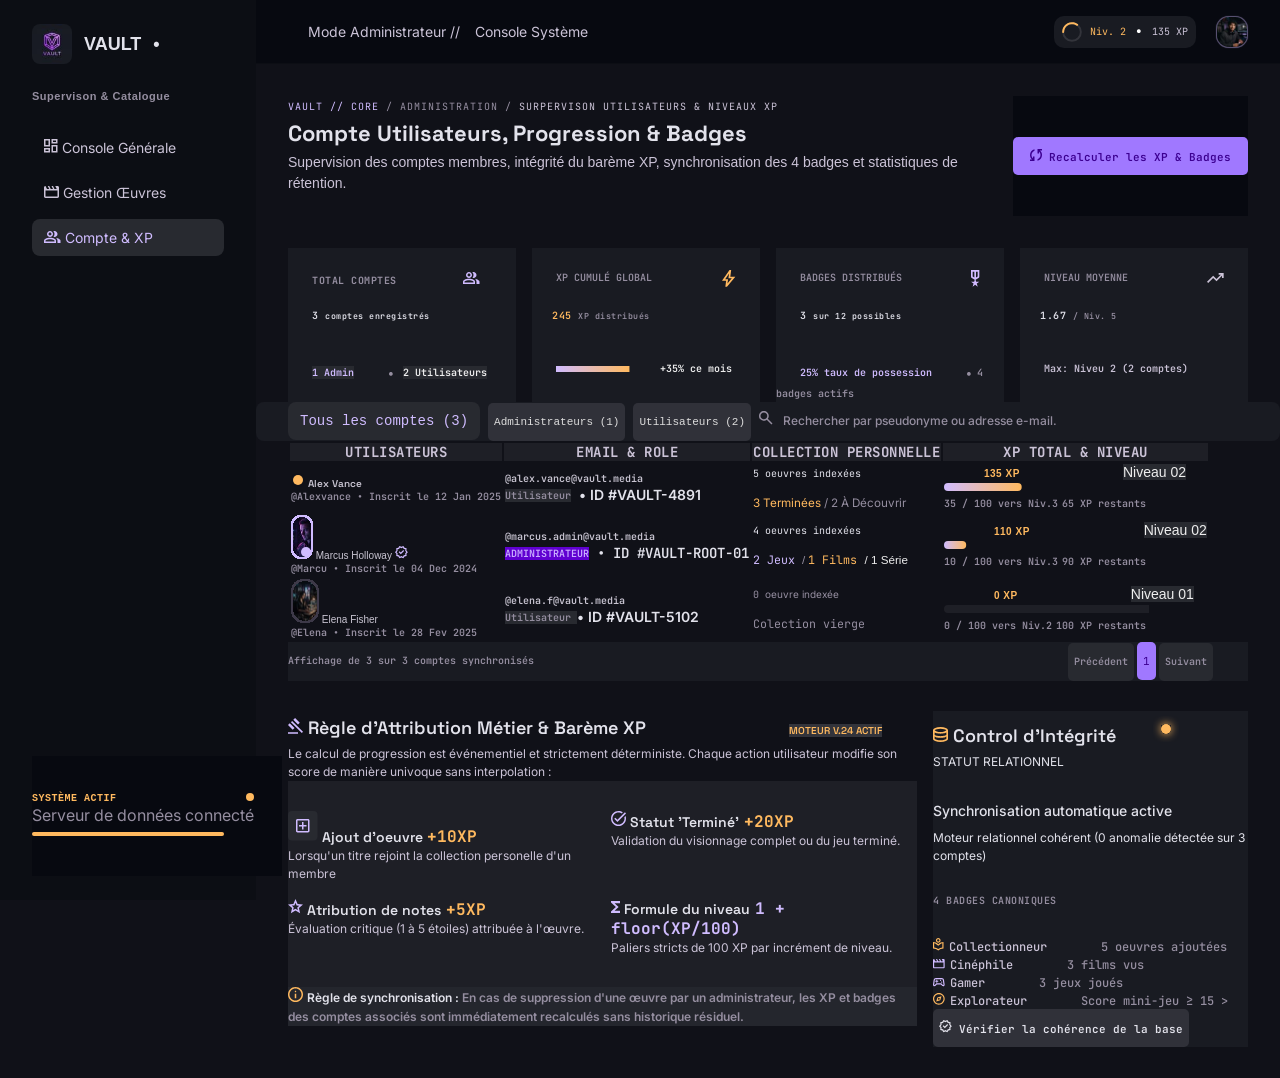
<file: xpadmin.html>
<!DOCTYPE html>
<html lang="fr">
<head>
    <meta charset="UTF-8">
    <meta name="viewport" content="width=device-width, initial-scale=1.0">
    <title>Vault</title>
    <link rel="preconnect" href="https://fonts.googleapis.com">
    <link rel="preconnect" href="https://fonts.gstatic.com" crossorigin>
    <link href="https://fonts.googleapis.com/css2?family=Poppins:ital,wght@0,100;0,200;0,300;0,400;0,500;0,600;0,700;0,800;0,900;1,100;1,200;1,300;1,400;1,500;1,600;1,700;1,800;1,900&family=Space+Grotesk:wght@300..700&display=swap" rel="stylesheet">
    <link rel="preconnect" href="https://fonts.googleapis.com">
    <link rel="preconnect" href="https://fonts.gstatic.com" crossorigin>
    <link href="https://fonts.googleapis.com/css2?family=Inter:ital,opsz,wght@0,14..32,100..900;1,14..32,100..900&family=Poppins:ital,wght@0,100;0,200;0,300;0,400;0,500;0,600;0,700;0,800;0,900;1,100;1,200;1,300;1,400;1,500;1,600;1,700;1,800;1,900&family=Space+Grotesk:wght@300..700&display=swap" rel="stylesheet">
    <link rel="preconnect" href="https://fonts.googleapis.com">
    <link rel="preconnect" href="https://fonts.gstatic.com" crossorigin>
    <link href="https://fonts.googleapis.com/css2?family=JetBrains+Mono:ital,wght@0,100..800;1,100..800&display=swap" rel="stylesheet">
    <link rel="stylesheet" href="assets/css/xp.css">
    <link rel="stylesheet" href="assets/css/style.css">


</head>

<body class="admin-page">
    
    <header class=" left-menu main-padding">
        <!-- Left part -->
        <div class="left">
    
            <nav>
                <ul> 
                    <li>
                        <a class="mode" >Mode Administrateur //</a>
                    </li>

                    <li>
                        <a class="console">Console Système </a> 
                    </li>
                </ul>
            </nav>
        </div>

        <!-- Right part -->
        <div class="right">
            <div class="exp_lvl">
                <img src="assets/images/EXP bar.svg" alt="compteur d'expérience">
                <a id="level" href="#">2</a>
                <span>
                    •
                </span>

                <a id="xp" href="#">135</a>
            </div>

            <div class="profile">
                <img src="assets/images/Profile_pic.jpg" alt="compteur d'expérience">
            </div>

        </div>
    </header>


<!------------------Menu------------------------->
<aside> 
            <div class="logo">
                <img src="assets/images/Logo Vault.jpg" alt="Logo" />
                <span>VAULT </span>
                <span> • </span>
            </div> 
            
            <p class="titre"> Supervison & Catalogue </p>
        <nav>  
            <a href="#"> 
                <svg width="14" height="14" viewBox="0 0 14 14" fill="none" xmlns="http://www.w3.org/2000/svg">
                    <path d="M7.5 4.5V0H13.5V4.5H7.5V4.5M0 7.5V0H6V7.5H0V7.5M7.5 13.5V6H13.5V13.5H7.5V13.5M0 13.5V9H6V13.5H0V13.5M1.5 6H4.5V1.5H1.5V6V6M9 12H12V7.5H9V12V12M9 3H12V1.5H9V3V3M1.5 12H4.5V10.5H1.5V12V12M4.5 6V6V6V6V6V6M9 3V3V3V3V3V3M9 7.5V7.5V7.5V7.5V7.5V7.5M4.5 10.5V10.5V10.5V10.5V10.5V10.5" fill="#CBC3D7"/>
                </svg> Console Générale </a>

            <a href="#">
                <svg width="15" height="12" viewBox="0 0 15 12" fill="none" xmlns="http://www.w3.org/2000/svg">
                    <path d="M1.5 0L3 3H5.25L3.75 0H5.25L6.75 3H9L7.5 0H9L10.5 3H12.75L11.25 0H13.5C13.9125 0 14.2656 0.146875 14.5594 0.440625C14.8531 0.734375 15 1.0875 15 1.5V10.5C15 10.9125 14.8531 11.2656 14.5594 11.5594C14.2656 11.8531 13.9125 12 13.5 12H1.5C1.0875 12 0.734375 11.8531 0.440625 11.5594C0.146875 11.2656 0 10.9125 0 10.5V1.5C0 1.0875 0.146875 0.734375 0.440625 0.440625C0.734375 0.146875 1.0875 0 1.5 0V0V0M1.5 4.5V10.5V10.5V10.5H13.5V10.5V10.5V4.5H1.5V4.5M1.5 4.5V4.5V10.5V10.5V10.5V10.5V10.5V10.5V4.5V4.5" fill="#CBC3D7"/>
                </svg> Gestion Œuvres </a>

            <a href="#" class=violet> 
                <svg width="17" height="12" viewBox="0 0 17 12" fill="none" xmlns="http://www.w3.org/2000/svg">
                    <path d="M0 12V9.9C0 9.475 0.109375 9.08437 0.328125 8.72812C0.546875 8.37187 0.8375 8.1 1.2 7.9125C1.975 7.525 2.7625 7.23438 3.5625 7.04063C4.3625 6.84688 5.175 6.75 6 6.75C6.825 6.75 7.6375 6.84688 8.4375 7.04063C9.2375 7.23438 10.025 7.525 10.8 7.9125C11.1625 8.1 11.4531 8.37187 11.6719 8.72812C11.8906 9.08437 12 9.475 12 9.9V12H0V12M13.5 12V9.75C13.5 9.2 13.3469 8.67188 13.0406 8.16562C12.7344 7.65937 12.3 7.225 11.7375 6.8625C12.375 6.9375 12.975 7.06562 13.5375 7.24687C14.1 7.42812 14.625 7.65 15.1125 7.9125C15.5625 8.1625 15.9062 8.44063 16.1437 8.74687C16.3812 9.05312 16.5 9.3875 16.5 9.75V12H13.5V12M6 6C5.175 6 4.46875 5.70625 3.88125 5.11875C3.29375 4.53125 3 3.825 3 3C3 2.175 3.29375 1.46875 3.88125 0.88125C4.46875 0.29375 5.175 0 6 0C6.825 0 7.53125 0.29375 8.11875 0.88125C8.70625 1.46875 9 2.175 9 3C9 3.825 8.70625 4.53125 8.11875 5.11875C7.53125 5.70625 6.825 6 6 6V6M13.5 3C13.5 3.825 13.2062 4.53125 12.6187 5.11875C12.0312 5.70625 11.325 6 10.5 6C10.3625 6 10.1875 5.98438 9.975 5.95312C9.7625 5.92188 9.5875 5.8875 9.45 5.85C9.7875 5.45 10.0469 5.00625 10.2281 4.51875C10.4094 4.03125 10.5 3.525 10.5 3C10.5 2.475 10.4094 1.96875 10.2281 1.48125C10.0469 0.99375 9.7875 0.55 9.45 0.15C9.625 0.0875 9.8 0.046875 9.975 0.028125C10.15 0.009375 10.325 0 10.5 0C11.325 0 12.0312 0.29375 12.6187 0.88125C13.2062 1.46875 13.5 2.175 13.5 3V3M1.5 10.5H10.5V9.9C10.5 9.7625 10.4656 9.6375 10.3969 9.525C10.3281 9.4125 10.2375 9.325 10.125 9.2625C9.45 8.925 8.76875 8.67188 8.08125 8.50313C7.39375 8.33438 6.7 8.25 6 8.25C5.3 8.25 4.60625 8.33438 3.91875 8.50313C3.23125 8.67188 2.55 8.925 1.875 9.2625C1.7625 9.325 1.67188 9.4125 1.60312 9.525C1.53437 9.6375 1.5 9.7625 1.5 9.9V10.5V10.5M6 4.5C6.4125 4.5 6.76562 4.35312 7.05937 4.05937C7.35312 3.76562 7.5 3.4125 7.5 3C7.5 2.5875 7.35312 2.23438 7.05937 1.94062C6.76562 1.64687 6.4125 1.5 6 1.5C5.5875 1.5 5.23438 1.64687 4.94063 1.94062C4.64688 2.23438 4.5 2.5875 4.5 3C4.5 3.4125 4.64688 3.76562 4.94063 4.05937C5.23438 4.35312 5.5875 4.5 6 4.5V4.5M6 10.5V10.5V10.5V10.5V10.5V10.5V10.5V10.5V10.5V10.5V10.5V10.5V10.5M6 3V3V3V3V3V3V3V3V3V3" fill="#D0BCFF"/>
                </svg> Compte & XP </a>
        </nav>
    </div>
    <footer>
        <div>
            <div class="activity">
                <span>SYSTÈME ACTIF</span>
                <span >
                    <svg width="8" height="8" viewBox="0 0 8 8" fill="none" xmlns="http://www.w3.org/2000/svg"> <rect width="8" height="8" rx="4" fill="#FFB95F"/></svg>
                </span>
            </div>

             <div>
                <a class="phr"> Serveur de données connecté </a>
            </div>

            <div>
                <p class= backgroung > 
                    <svg width="192" height="4" viewBox="0 0 192 4" fill="none" xmlns="http://www.w3.org/2000/svg">
                        <g clip-path="url(#clip0_1_2187)"> <rect width="192" height="4" rx="2" fill="#1E1F26"/> <rect width="192" height="4" fill="#FFB95F"/></g> <defs> <clipPath id="clip0_1_2187"> <rect width="192" height="4" rx="2" fill="white"/> </clipPath> </defs>
                    </svg>
                </p>
            </div>

        </div>
            

    </footer>
</aside>    

<!------------------Context------------------------->

    <div class="heading-one main-padding"> 
        <div>
            <span class="pre-titleone"> VAULT // CORE </span>
            <span class="pre-title2"> / ADMINISTRATION / </span>
            <span class="pre-title3"> SURPERVISON UTILISATEURS & NIVEAUX XP </span>
            <h1>Compte Utilisateurs, Progression & Badges</h1>
            <p class="description">Supervision des comptes membres, intégrité du barème XP, synchronisation des 4 badges et statistiques de rétention.</p>
        </div>


        <div class="right">
            <footer> 
                <button class=rotation>
                    <svg width="12" height="12" viewBox="0 0 12 12" fill="none" xmlns="http://www.w3.org/2000/svg">
                        <path d="M0 12V10.5H2.0625L1.7625 10.2375C1.1125 9.6625 0.65625 9.00625 0.39375 8.26875C0.13125 7.53125 0 6.7875 0 6.0375C0 4.65 0.415625 3.41562 1.24688 2.33437C2.07812 1.25312 3.1625 0.5375 4.5 0.1875V1.7625C3.6 2.0875 2.875 2.64062 2.325 3.42188C1.775 4.20312 1.5 5.075 1.5 6.0375C1.5 6.6 1.60625 7.14687 1.81875 7.67812C2.03125 8.20938 2.3625 8.7 2.8125 9.15L3 9.3375V7.5H4.5V12H0V12M7.5 11.8125V10.2375C8.4 9.9125 9.125 9.35938 9.675 8.57812C10.225 7.79688 10.5 6.925 10.5 5.9625C10.5 5.4 10.3937 4.85313 10.1812 4.32188C9.96875 3.79063 9.6375 3.3 9.1875 2.85L9 2.6625V4.5H7.5V0H12V1.5H9.9375L10.2375 1.7625C10.85 2.375 11.2969 3.04063 11.5781 3.75938C11.8594 4.47813 12 5.2125 12 5.9625C12 7.35 11.5844 8.58437 10.7531 9.66562C9.92188 10.7469 8.8375 11.4625 7.5 11.8125V11.8125" fill="#3C0091"/>
                    </svg> Recalculer les XP & Badges
                </button>
            </footer>    
        </div>
    </div>    


<!------------------Section key------------------------->

    <section class="key main-padding">
        <div class="indication">
                <p class="total">TOTAL COMPTES
                    <svg class="icon" width="17" height="12" viewBox="0 0 17 12" fill="none" xmlns="http://www.w3.org/2000/svg">
                        <path d="M0 12V9.9C0 9.475 0.109375 9.08437 0.328125 8.72812C0.546875 8.37187 0.8375 8.1 1.2 7.9125C1.975 7.525 2.7625 7.23438 3.5625 7.04063C4.3625 6.84688 5.175 6.75 6 6.75C6.825 6.75 7.6375 6.84688 8.4375 7.04063C9.2375 7.23438 10.025 7.525 10.8 7.9125C11.1625 8.1 11.4531 8.37187 11.6719 8.72812C11.8906 9.08437 12 9.475 12 9.9V12H0V12M13.5 12V9.75C13.5 9.2 13.3469 8.67188 13.0406 8.16562C12.7344 7.65937 12.3 7.225 11.7375 6.8625C12.375 6.9375 12.975 7.06562 13.5375 7.24687C14.1 7.42812 14.625 7.65 15.1125 7.9125C15.5625 8.1625 15.9062 8.44063 16.1437 8.74687C16.3812 9.05312 16.5 9.3875 16.5 9.75V12H13.5V12M6 6C5.175 6 4.46875 5.70625 3.88125 5.11875C3.29375 4.53125 3 3.825 3 3C3 2.175 3.29375 1.46875 3.88125 0.88125C4.46875 0.29375 5.175 0 6 0C6.825 0 7.53125 0.29375 8.11875 0.88125C8.70625 1.46875 9 2.175 9 3C9 3.825 8.70625 4.53125 8.11875 5.11875C7.53125 5.70625 6.825 6 6 6V6M13.5 3C13.5 3.825 13.2062 4.53125 12.6187 5.11875C12.0312 5.70625 11.325 6 10.5 6C10.3625 6 10.1875 5.98438 9.975 5.95312C9.7625 5.92188 9.5875 5.8875 9.45 5.85C9.7875 5.45 10.0469 5.00625 10.2281 4.51875C10.4094 4.03125 10.5 3.525 10.5 3C10.5 2.475 10.4094 1.96875 10.2281 1.48125C10.0469 0.99375 9.7875 0.55 9.45 0.15C9.625 0.0875 9.8 0.046875 9.975 0.028125C10.15 0.009375 10.325 0 10.5 0C11.325 0 12.0312 0.29375 12.6187 0.88125C13.2062 1.46875 13.5 2.175 13.5 3V3M1.5 10.5H10.5V9.9C10.5 9.7625 10.4656 9.6375 10.3969 9.525C10.3281 9.4125 10.2375 9.325 10.125 9.2625C9.45 8.925 8.76875 8.67188 8.08125 8.50313C7.39375 8.33438 6.7 8.25 6 8.25C5.3 8.25 4.60625 8.33438 3.91875 8.50313C3.23125 8.67188 2.55 8.925 1.875 9.2625C1.7625 9.325 1.67188 9.4125 1.60312 9.525C1.53437 9.6375 1.5 9.7625 1.5 9.9V10.5V10.5M6 4.5C6.4125 4.5 6.76562 4.35312 7.05937 4.05937C7.35312 3.76562 7.5 3.4125 7.5 3C7.5 2.5875 7.35312 2.23438 7.05937 1.94062C6.76562 1.64687 6.4125 1.5 6 1.5C5.5875 1.5 5.23438 1.64687 4.94063 1.94062C4.64688 2.23438 4.5 2.5875 4.5 3C4.5 3.4125 4.64688 3.76562 4.94063 4.05937C5.23438 4.35312 5.5875 4.5 6 4.5V4.5M6 10.5V10.5V10.5V10.5V10.5V10.5V10.5V10.5V10.5V10.5V10.5V10.5V10.5M6 3V3V3V3V3V3V3V3V3V3" fill="#D0BCFF"/>
                    </svg>
                </p>
            
                <p class="value">3 <small>comptes enregistrés</small></p>
                <a class="ad">1 Admin</a>
                <span>
                    <svg width="4" height="4" viewBox="0 0 4 4" fill="none" xmlns="http://www.w3.org/2000/svg">
                        <path d="M1.875 3.75C1.53125 3.75 1.2168 3.66602 0.931641 3.49805C0.646484 3.33008 0.419922 3.10352 0.251953 2.81836C0.0839844 2.5332 0 2.21875 0 1.875C0 1.52734 0.0839844 1.21191 0.251953 0.928711C0.419922 0.645508 0.646484 0.419922 0.931641 0.251953C1.2168 0.0839844 1.53125 0 1.875 0C2.22266 0 2.53809 0.0839844 2.82129 0.251953C3.10449 0.419922 3.33008 0.645508 3.49805 0.928711C3.66602 1.21191 3.75 1.52734 3.75 1.875C3.75 2.21875 3.66602 2.5332 3.49805 2.81836C3.33008 3.10352 3.10449 3.33008 2.82129 3.49805C2.53809 3.66602 2.22266 3.75 1.875 3.75Z" fill="#958EA0"/>
                    </svg>
                </span>
                <a class="us"> 2 Utilisateurs</a>
        </div>


        <div class="indication">
                <p class="accumulate">XP CUMULÉ GLOBAL
                    <svg class="icon2" width="14" height="17" viewBox="0 0 14 17" fill="none" xmlns="http://www.w3.org/2000/svg">
                        <path d="M5.45833 13.5L9.77083 8.33333H6.4375L7.04167 3.60417L3.1875 9.16667H6.08333L5.45833 13.5V13.5M3.33333 16.6667L4.16667 10.8333H0L7.5 0H9.16667L8.33333 6.66667H13.3333L5 16.6667H3.33333V16.6667M6.47917 8.54167V8.54167V8.54167V8.54167V8.54167V8.54167V8.54167V8.54167" fill="#FFB95F"/>
                    </svg>
                </p>
            
                <p class="value2">245 <small class="supply" >XP distribués</small></p>
                <span class="progress-bar">
                    <svg width="74" height="6" viewBox="0 0 74 6" fill="none" xmlns="http://www.w3.org/2000/svg">
                        <rect width="73.44" height="6" fill="url(#paint0_linear_1_1251)"/><defs> <linearGradient id="paint0_linear_1_1251" x1="0" y1="3" x2="73.44" y2="3" gradientUnits="userSpaceOnUse"><stop stop-color="#D0BCFF"/><stop offset="1" stop-color="#FFB95F"/></linearGradient></defs>
                    </svg>
                </span>
                <a class="bonus"> +35% ce mois</a>
        </div>

        <div class="indication">
                <p class="divide">BADGES DISTRIBUÉS
                    <svg width="9" height="17" viewBox="0 0 9 17" fill="none" xmlns="http://www.w3.org/2000/svg">
                        <path d="M0 0H8.33333V6.54167C8.33333 6.86111 8.26389 7.14583 8.125 7.39583C7.98611 7.64583 7.79167 7.84722 7.54167 8L4.58333 9.75L5.16667 11.6667H8.33333L5.75 13.5L6.75 16.6667L4.16667 14.7083L1.58333 16.6667L2.58333 13.5L0 11.6667H3.16667L3.75 9.75L0.791667 8C0.541667 7.84722 0.347222 7.64583 0.208333 7.39583C0.0694444 7.14583 0 6.86111 0 6.54167V0V0M1.66667 1.66667V6.54167V6.54167V6.54167L3.33333 7.54167V1.66667H1.66667V1.66667M6.66667 1.66667H5V7.54167L6.66667 6.54167V6.54167V6.54167V1.66667V1.66667M4.16667 4.85417V4.85417V4.85417V4.85417V4.85417V4.85417V4.85417M3.33333 4.60417V4.60417V4.60417V4.60417V4.60417V4.60417V4.60417V4.60417M5 4.60417V4.60417V4.60417V4.60417V4.60417V4.60417V4.60417V4.60417" fill="#D2BBFF"/>
                    </svg>
                </p>

                <p class="value3">3 <small>sur 12 possibles</small></p>
                <a class="possess"> 25% taux de possession</a>
                <a class="assets">
                    <span>
                        <svg width="4" height="4" viewBox="0 0 4 4" fill="none" xmlns="http://www.w3.org/2000/svg">
                            <path d="M1.875 3.75C1.53125 3.75 1.2168 3.66602 0.931641 3.49805C0.646484 3.33008 0.419922 3.10352 0.251953 2.81836C0.0839844 2.5332 0 2.21875 0 1.875C0 1.52734 0.0839844 1.21191 0.251953 0.928711C0.419922 0.645508 0.646484 0.419922 0.931641 0.251953C1.2168 0.0839844 1.53125 0 1.875 0C2.22266 0 2.53809 0.0839844 2.82129 0.251953C3.10449 0.419922 3.33008 0.645508 3.49805 0.928711C3.66602 1.21191 3.75 1.52734 3.75 1.875C3.75 2.21875 3.66602 2.5332 3.49805 2.81836C3.33008 3.10352 3.10449 3.33008 2.82129 3.49805C2.53809 3.66602 2.22266 3.75 1.875 3.75Z" fill="#958EA0"/>
                        </svg>

                    </span>
                    4 badges actifs </a>
        </div>



         <div class="indication">
                <p class="average"> NIVEAU MOYENNE
                    <svg width="17" height="10" viewBox="0 0 17 10" fill="none" xmlns="http://www.w3.org/2000/svg">
                        <path d="M1.16667 10L0 8.83333L6.16667 2.625L9.5 5.95833L13.8333 1.66667H11.6667V0H16.6667V5H15V2.83333L9.5 8.33333L6.16667 5L1.16667 10V10" fill="#CBC3D7"/>
                    </svg>
                </p>

                <p class="value4">1.67 <small class="supply" > / Niv. 5</small></p>
                <a class="level"> Max: Niveu 2 (2 comptes) </a>
        </div>
    </section>


<!------------------filter and search area------------------------->
   <section class=" filter-search main-padding">
    <div class="filter">
        <button class="all-accounts"> Tous les comptes (3) </button>
        <button class="admins"> Administrateurs (1) </button>
        <button class="users"> Utilisateurs (2)</button>

        <a class="search-bar">
            <input type="image" src="assets/images/mag_glass.svg" alt="Loupe">
            <input type="search" placeholder="Rechercher par pseudonyme ou adresse e-mail...">
        </a>
    </div>
   </section>


<!------------------Members------------------------->
<section class="members main-padding">
    <table class="board">
        <thead class="reference">
            <th> UTILISATEURS</th>
            <th> EMAIL & ROLE </th>
            <th> COLLECTION PERSONNELLE</th>
            <th> XP TOTAL & NIVEAU</th>
        </thead>

        <tbody>
<!------------------Row 1 Alexandre Vance------------------------->
            <tr>
                <td class="consumers1"> 
                <p>
                    <svg width="14" height="14" viewBox="0 0 14 14" fill="none" xmlns="http://www.w3.org/2000/svg"> <rect x="2" y="2" width="10" height="10" rx="5" fill="#FFB95F"/> <g filter="url(#filter0_d_1_1327)"> <rect x="2" y="2" width="10" height="10" rx="5" fill="white" fill-opacity="0.01" shape-rendering="crispEdges"/> </g> <defs> <filter id="filter0_d_1_1327" x="0" y="0" width="14" height="14" filterUnits="userSpaceOnUse" color-interpolation-filters="sRGB"> <feFlood flood-opacity="0" result="BackgroundImageFix"/> <feColorMatrix in="SourceAlpha" type="matrix" values="0 0 0 0 0 0 0 0 0 0 0 0 0 0 0 0 0 0 127 0" result="hardAlpha"/> <feMorphology radius="2" operator="dilate" in="SourceAlpha" result="effect1_dropShadow_1_1327"/> <feOffset/> <feComposite in2="hardAlpha" operator="out"/> <feColorMatrix type="matrix" values="0 0 0 0 0.0470588 0 0 0 0 0.054902 0 0 0 0 0.0784314 0 0 0 1 0"/> <feBlend mode="normal" in2="BackgroundImageFix" result="effect1_dropShadow_1_1327"/> <feBlend mode="normal" in="SourceGraphic" in2="effect1_dropShadow_1_1327" result="shape"/> </filter> </defs> 
                    </svg>
                    Alex Vance
                </p> <p class="entry1">@Alexvance <span> • </span> Inscrit le 12 Jan 2025</p>
                </td>
                <td class="login">
                    <p>@alex.vance@vault.media</p> 
                    <a class="identify1"> Utilisateur</a> <a class="id1"> <span> • </span> ID #VAULT-4891</a> 
                </td>
                <td class="status1">
                        <p class="indexed"> 5 <a> oeuvres indexées </a> </p> 
                        <small> <a class="end"> 3 Terminées</a> <a class="discover"> / 2 À Découvrir</a> </small>
                </td>
                <td class="xp">
                    <span class="number"> 135 XP </span> 
                    <span class="lev"> Niveau 02</span> 
                    <p> 
                        <svg width="78" height="8" viewBox="0 0 78 8" fill="none" xmlns="http://www.w3.org/2000/svg"> <rect width="77.69" height="8" rx="4" fill="url(#paint0_linear_1_1362)"/> <defs> <linearGradient id="paint0_linear_1_1362" x1="0" y1="4" x2="77.69" y2="4" gradientUnits="userSpaceOnUse"> <stop stop-color="#D0BCFF"/> <stop offset="1" stop-color="#FFB95F"/> </linearGradient> </defs> </svg>
                    </p>
                    <a class="lx"> 35 / 100 vers Niv.3</a> <a class="rest">65 XP restants</a>
                </td>
            </tr>
<!------------------Row 2 Marcus Holloway------------------------->

            <tr>
                <td class="consumers2">
                     <p> 
                        <svg width="22" height="44" viewBox="0 0 22 44" fill="none" xmlns="http://www.w3.org/2000/svg" xmlns:xlink="http://www.w3.org/1999/xlink"> <g filter="url(#filter0_d_1_1398)"> <rect x="2" y="2" width="18" height="40" rx="9" fill="url(#pattern0_1_1398)" shape-rendering="crispEdges"/> </g> <rect x="10" y="32" width="10" height="10" rx="5" fill="#D0BCFF"/> <g filter="url(#filter1_d_1_1398)"> <rect x="10" y="32" width="10" height="10" rx="5" fill="white" fill-opacity="0.01" shape-rendering="crispEdges"/> </g> <defs> <filter id="filter0_d_1_1398" x="0" y="0" width="22" height="44" filterUnits="userSpaceOnUse" color-interpolation-filters="sRGB"> <feFlood flood-opacity="0" result="BackgroundImageFix"/> <feColorMatrix in="SourceAlpha" type="matrix" values="0 0 0 0 0 0 0 0 0 0 0 0 0 0 0 0 0 0 127 0" result="hardAlpha"/> <feMorphology radius="2" operator="dilate" in="SourceAlpha" result="effect1_dropShadow_1_1398"/> <feOffset/> <feComposite in2="hardAlpha" operator="out"/> <feColorMatrix type="matrix" values="0 0 0 0 0.815686 0 0 0 0 0.737255 0 0 0 0 1 0 0 0 1 0"/> <feBlend mode="normal" in2="BackgroundImageFix" result="effect1_dropShadow_1_1398"/> <feBlend mode="normal" in="SourceGraphic" in2="effect1_dropShadow_1_1398" result="shape"/> </filter> <pattern id="pattern0_1_1398" patternContentUnits="objectBoundingBox" width="1" height="1"> <use xlink:href="#image0_1_1398" transform="matrix(0.0278199 0 0 0.0125 -1.48912 0)"/> </pattern> <filter id="filter1_d_1_1398" x="8" y="30" width="14" height="14" filterUnits="userSpaceOnUse" color-interpolation-filters="sRGB"> <feFlood flood-opacity="0" result="BackgroundImageFix"/> <feColorMatrix in="SourceAlpha" type="matrix" values="0 0 0 0 0 0 0 0 0 0 0 0 0 0 0 0 0 0 127 0" result="hardAlpha"/> <feMorphology radius="2" operator="dilate" in="SourceAlpha" result="effect1_dropShadow_1_1398"/> <feOffset/> <feComposite in2="hardAlpha" operator="out"/> <feColorMatrix type="matrix" values="0 0 0 0 0.0470588 0 0 0 0 0.054902 0 0 0 0 0.0784314 0 0 0 1 0"/> <feBlend mode="normal" in2="BackgroundImageFix" result="effect1_dropShadow_1_1398"/> <feBlend mode="normal" in="SourceGraphic" in2="effect1_dropShadow_1_1398" result="shape"/> </filter> <image id="image0_1_1398" width="143" height="80" preserveAspectRatio="none" xlink:href="[data-uri]"/> </defs>
                        </svg>
                        Marcus Holloway <svg width="13" height="13" viewBox="0 0 13 13" fill="none" xmlns="http://www.w3.org/2000/svg"> <path d="M4.43333 12.25L3.325 10.3833L1.225 9.91667L1.42917 7.75833L0 6.125L1.42917 4.49167L1.225 2.33333L3.325 1.86667L4.43333 0L6.41667 0.845833L8.4 0L9.50833 1.86667L11.6083 2.33333L11.4042 4.49167L12.8333 6.125L11.4042 7.75833L11.6083 9.91667L9.50833 10.3833L8.4 12.25L6.41667 11.4042L4.43333 12.25V12.25M4.92917 10.7625L6.41667 10.1208L7.93333 10.7625L8.75 9.3625L10.3542 8.98333L10.2083 7.35L11.2875 6.125L10.2083 4.87083L10.3542 3.2375L8.75 2.8875L7.90417 1.4875L6.41667 2.12917L4.9 1.4875L4.08333 2.8875L2.47917 3.2375L2.625 4.87083L1.54583 6.125L2.625 7.35L2.47917 9.0125L4.08333 9.3625L4.92917 10.7625V10.7625M6.41667 6.125V6.125V6.125V6.125V6.125V6.125V6.125V6.125V6.125V6.125V6.125V6.125V6.125V6.125V6.125V6.125V6.125V6.125V6.125V6.125V6.125V6.125M5.80417 8.19583L9.1 4.9L8.28333 4.05417L5.80417 6.53333L4.55 5.30833L3.73333 6.125L5.80417 8.19583V8.19583" fill="#D0BCFF"/> </svg>
                    </p>  <p class="entry2"> @Marcu <span> • </span> Inscrit le 04 Dec 2024</p>
                </td>

                <td class="login">
                    <p> @marcus.admin@vault.media </p>
                    <a class="identify2"> ADMINISTRATEUR</a>  <a class="id2"> <span> • </span>  ID #VAULT-ROOT-01 </a>
                 </td>
                
                <td class="status2"> 
                    <p class="indexed">4 <a> oeuvres indexées</a> </p>  
                    <small> <a class= "game"> 2 Jeux </a> <a class="slash"> / </a> <a class="fm">1 Films </a class="sr"> / 1 Série <a> </a></small>  
                </td>

                <td class="xp2">
                    <span class=number2>110 XP</span>
                    <span class="lev2"> Niveau 02 </span>

                    <p>
                        <svg width="23" height="8" viewBox="0 0 23 8" fill="none" xmlns="http://www.w3.org/2000/svg"> <rect width="22.19" height="8" rx="4" fill="url(#paint0_linear_1_1444)"/> <defs> <linearGradient id="paint0_linear_1_1444" x1="0" y1="4" x2="22.19" y2="4" gradientUnits="userSpaceOnUse"> <stop stop-color="#D0BCFF"/> <stop offset="1" stop-color="#FFB95F"/> </linearGradient> </defs> </svg>
                    </p>
                    <a class="lx2"> 10 / 100 vers Niv.3</a> <a class="rest2"> 90 XP restants</a>  
                </td>
            </tr>

<!------------------Row 3 Elena Fisher------------------------->

            <tr>
                <td class="consumers3">
                    <p>
                        <svg width="28" height="44" viewBox="0 0 28 44" fill="none" xmlns="http://www.w3.org/2000/svg" xmlns:xlink="http://www.w3.org/1999/xlink"> <g opacity="0.8" filter="url(#filter0_d_1_1480)"> <rect x="2" y="2" width="24" height="40" rx="12" fill="url(#pattern0_1_1480)" shape-rendering="crispEdges"/> </g> <defs> <filter id="filter0_d_1_1480" x="0" y="0" width="28" height="44" filterUnits="userSpaceOnUse" color-interpolation-filters="sRGB"> <feFlood flood-opacity="0" result="BackgroundImageFix"/> <feColorMatrix in="SourceAlpha" type="matrix" values="0 0 0 0 0 0 0 0 0 0 0 0 0 0 0 0 0 0 127 0" result="hardAlpha"/> <feMorphology radius="2" operator="dilate" in="SourceAlpha" result="effect1_dropShadow_1_1480"/> <feOffset/> <feComposite in2="hardAlpha" operator="out"/> <feColorMatrix type="matrix" values="0 0 0 0 0.286275 0 0 0 0 0.266667 0 0 0 0 0.329412 0 0 0 1 0"/> <feBlend mode="normal" in2="BackgroundImageFix" result="effect1_dropShadow_1_1480"/> <feBlend mode="normal" in="SourceGraphic" in2="effect1_dropShadow_1_1480" result="shape"/> </filter> <pattern id="pattern0_1_1480" patternContentUnits="objectBoundingBox" width="1" height="1"> <use xlink:href="#image0_1_1480" transform="matrix(0.0208333 0 0 0.0124898 0 -0.0370629)"/> </pattern> <image id="image0_1_1480" width="48" height="86" preserveAspectRatio="none" xlink:href="[data-uri]"/> </defs>
                        </svg>
                        Elena Fisher
                    </p>  <p class="entry3"> @Elena <span> • </span> Inscrit le 28 Fev 2025 </p>
                </td> 

                <td class="login">
                    <p> @elena.f@vault.media</p>  
                    <a class="identify3"> Utilisateur </a> <a class="id3" ><span> • </span> ID #VAULT-5102</a>       
                </td>

                <td class="status3">
                    <p class="indexed"> 0 <a class="oeuvre">oeuvre indexée</a></p> 
                    <small> <a class="empty"> Colection vierge</a></small> 
                </td>

                <td class="xp3"> 
                    <span class=number3> 0 XP </span>
                    <span class="lev3"> Niveau 01</span>
                    <p>
                        <svg width="205" height="8" viewBox="0 0 205 8" fill="none" xmlns="http://www.w3.org/2000/svg"> <rect width="222" height="8" rx="4" fill="#1E1F26"/> </svg>
                    </p>
                    <a class="lx3"> 0 / 100 vers Niv.2</a> <a class="rest3"> 100 XP restants</a>  
                </td>
            </tr>
        </tbody>
    </table>

<!------------------Pagination status bar------------------------->

    <div class="pagination-status">
        <a class="display">Affichage de 3 sur 3 comptes synchronisés  </a>

        <a class="bts">
            <button class="before"> Précédent </button>
            <button class="page"> 1 </button>
            <button class="after"> Suivant </button>
        </a>
    </div>
</section>



<!------------------Integrity------------------------->
<section class="integrity main-padding">

    <div class="rules">

        <div class="scale">
            <h1> 
                <span> 
                    <svg width="15" height="16" viewBox="0 0 15 16" fill="none" xmlns="http://www.w3.org/2000/svg"> <path d="M0 15.8333V14.1667H10V15.8333H0V15.8333M4.70833 11.7917L0 7.08333L1.75 5.29167L6.5 10L4.70833 11.7917V11.7917M10 6.5L5.29167 1.75L7.08333 0L11.7917 4.70833L10 6.5V6.5M13.8333 15L2.95833 4.125L4.125 2.95833L15 13.8333L13.8333 15V15" fill="#D0BCFF"/> </svg> 
                </span> Règle d'Attribution Métier & Barème XP  <span class="engine"> MOTEUR V.24 ACTIF</span>
            </h1>
            <p> Le calcul de progression est événementiel et strictement déterministe. Chaque action utilisateur modifie son score de manière univoque sans interpolation : </p>

            <div class="retribution"> 
                 <div class="rtr1">
                    <span>
                         <svg width="30" height="30" viewBox="0 0 30 30" fill="none" xmlns="http://www.w3.org/2000/svg"> <rect width="29.5" height="29.5" rx="4" fill="#282A30"/> <path d="M14 18.5H15.5V15.5H18.5V14H15.5V11H14V14H11V15.5H14V18.5V18.5M9.5 21.5C9.0875 21.5 8.73438 21.3531 8.44063 21.0594C8.14688 20.7656 8 20.4125 8 20V9.5C8 9.0875 8.14688 8.73438 8.44063 8.44063C8.73438 8.14688 9.0875 8 9.5 8H20C20.4125 8 20.7656 8.14688 21.0594 8.44063C21.3531 8.73438 21.5 9.0875 21.5 9.5V20C21.5 20.4125 21.3531 20.7656 21.0594 21.0594C20.7656 21.3531 20.4125 21.5 20 21.5H9.5V21.5M9.5 20H20V20V20V9.5V9.5V9.5H9.5V9.5V9.5V20V20V20V20M9.5 9.5V9.5V9.5V9.5V20V20V20V20V20V20V9.5V9.5V9.5V9.5" fill="#D0BCFF"/> </svg>
                    </span>
                    <a class="title1"> Ajout d'oeuvre </a> <a class="nb1"> +10XP</a>
                    <p class="notice1"> Lorsqu'un titre rejoint la collection personelle d'un membre</p>
                </div>

                <div>
                    <span>
                         <svg width="15" height="15" viewBox="0 0 15 15" fill="none" xmlns="http://www.w3.org/2000/svg"> <path d="M7.5 15C6.4625 15 5.4875 14.8031 4.575 14.4094C3.6625 14.0156 2.86875 13.4812 2.19375 12.8062C1.51875 12.1312 0.984375 11.3375 0.590625 10.425C0.196875 9.5125 0 8.5375 0 7.5C0 6.4625 0.196875 5.4875 0.590625 4.575C0.984375 3.6625 1.51875 2.86875 2.19375 2.19375C2.86875 1.51875 3.6625 0.984375 4.575 0.590625C5.4875 0.196875 6.4625 0 7.5 0C8.3125 0 9.08125 0.11875 9.80625 0.35625C10.5312 0.59375 11.2 0.925 11.8125 1.35L10.725 2.45625C10.25 2.15625 9.74375 1.92188 9.20625 1.75312C8.66875 1.58437 8.1 1.5 7.5 1.5C5.8375 1.5 4.42188 2.08437 3.25312 3.25312C2.08437 4.42188 1.5 5.8375 1.5 7.5C1.5 9.1625 2.08437 10.5781 3.25312 11.7469C4.42188 12.9156 5.8375 13.5 7.5 13.5C9.1625 13.5 10.5781 12.9156 11.7469 11.7469C12.9156 10.5781 13.5 9.1625 13.5 7.5C13.5 7.275 13.4875 7.05 13.4625 6.825C13.4375 6.6 13.4 6.38125 13.35 6.16875L14.5688 4.95C14.7063 5.35 14.8125 5.7625 14.8875 6.1875C14.9625 6.6125 15 7.05 15 7.5C15 8.5375 14.8031 9.5125 14.4094 10.425C14.0156 11.3375 13.4812 12.1312 12.8062 12.8062C12.1312 13.4812 11.3375 14.0156 10.425 14.4094C9.5125 14.8031 8.5375 15 7.5 15V15M6.45 10.95L3.2625 7.7625L4.3125 6.7125L6.45 8.85L13.95 1.33125L15 2.38125L6.45 10.95V10.95" fill="#D0BCFF"/> </svg>
                    </span>
                    <a class="title2"> Statut 'Terminé'</a> <a class="nb2">+20XP</a>
                    <p class="notice2"> Validation du visionnage complet ou du jeu terminé.</p>
                </div>

                <div>
                    <span>
                        <svg width="15" height="15" viewBox="0 0 15 15" fill="none" xmlns="http://www.w3.org/2000/svg"> <path d="M5.1375 11.1187L7.5 9.69375L9.8625 11.1375L9.24375 8.4375L11.325 6.6375L8.5875 6.39375L7.5 3.84375L6.4125 6.375L3.675 6.61875L5.75625 8.4375L5.1375 11.1187V11.1187M2.86875 14.25L4.0875 8.98125L0 5.4375L5.4 4.96875L7.5 0L9.6 4.96875L15 5.4375L10.9125 8.98125L12.1313 14.25L7.5 11.4563L2.86875 14.25V14.25M7.5 7.6875V7.6875V7.6875V7.6875V7.6875V7.6875V7.6875V7.6875V7.6875V7.6875V7.6875V7.6875" fill="#D0BCFF"/> </svg>
                    </span>
                    <a class="title3"> Atribution de notes</a> <a class="nb3"> +5XP</a>
                    <p class="notice3"> Évaluation critique (1 à 5 étoiles) attribuée à l'œuvre. </p>
                </div>

                <div>
                    <span>
                        <svg width="9" height="12" viewBox="0 0 9 12" fill="none" xmlns="http://www.w3.org/2000/svg"> <path d="M0 12V10.5L4.875 6L0 1.5V0H9V2.25H3.58125L7.6125 6L3.58125 9.75H9V12H0V12" fill="#D0BCFF"/> </svg>
                    </span>
                    <a class="title4"> Formule du niveau</a> <a class="nb4"> 1 + floor(XP/100) </a>
                    <p class="notice4">Paliers stricts de 100 XP par incrément de niveau.</p>
                </div>
            
            </div>    
                
                    <div class="color">
                        <svg width="15" height="15" viewBox="0 0 15 15" fill="none" xmlns="http://www.w3.org/2000/svg"> <path d="M6.75 11.25H8.25V6.75H6.75V11.25V11.25M7.5 5.25C7.7125 5.25 7.89062 5.17813 8.03438 5.03438C8.17813 4.89062 8.25 4.7125 8.25 4.5C8.25 4.2875 8.17813 4.10938 8.03438 3.96563C7.89062 3.82188 7.7125 3.75 7.5 3.75C7.2875 3.75 7.10938 3.82188 6.96562 3.96563C6.82187 4.10938 6.75 4.2875 6.75 4.5C6.75 4.7125 6.82187 4.89062 6.96562 5.03438C7.10938 5.17813 7.2875 5.25 7.5 5.25V5.25M7.5 15C6.4625 15 5.4875 14.8031 4.575 14.4094C3.6625 14.0156 2.86875 13.4812 2.19375 12.8062C1.51875 12.1312 0.984375 11.3375 0.590625 10.425C0.196875 9.5125 0 8.5375 0 7.5C0 6.4625 0.196875 5.4875 0.590625 4.575C0.984375 3.6625 1.51875 2.86875 2.19375 2.19375C2.86875 1.51875 3.6625 0.984375 4.575 0.590625C5.4875 0.196875 6.4625 0 7.5 0C8.5375 0 9.5125 0.196875 10.425 0.590625C11.3375 0.984375 12.1312 1.51875 12.8062 2.19375C13.4812 2.86875 14.0156 3.6625 14.4094 4.575C14.8031 5.4875 15 6.4625 15 7.5C15 8.5375 14.8031 9.5125 14.4094 10.425C14.0156 11.3375 13.4812 12.1312 12.8062 12.8062C12.1312 13.4812 11.3375 14.0156 10.425 14.4094C9.5125 14.8031 8.5375 15 7.5 15V15M7.5 13.5C9.175 13.5 10.5938 12.9188 11.7563 11.7563C12.9188 10.5938 13.5 9.175 13.5 7.5C13.5 5.825 12.9188 4.40625 11.7563 3.24375C10.5938 2.08125 9.175 1.5 7.5 1.5C5.825 1.5 4.40625 2.08125 3.24375 3.24375C2.08125 4.40625 1.5 5.825 1.5 7.5C1.5 9.175 2.08125 10.5938 3.24375 11.7563C4.40625 12.9188 5.825 13.5 7.5 13.5V13.5M7.5 7.5V7.5V7.5V7.5V7.5V7.5V7.5V7.5V7.5V7.5" fill="#FFB95F"/> </svg>
                        <a class="light">Règle de synchronisation : </a> <a class="dark">En cas de suppression d'une œuvre par un administrateur, les XP et badges des comptes associés sont immédiatement recalculés sans historique résiduel.</a> 
                    </div>
        </div>


        <div class=" control"> 
            <h1> 
                <span>
                    <svg width="15" height="15" viewBox="0 0 15 15" fill="none" xmlns="http://www.w3.org/2000/svg"> <path d="M7.5 15C5.40278 15 3.62847 14.6771 2.17708 14.0312C0.725694 13.3854 0 12.5972 0 11.6667V3.33333C0 2.41667 0.732639 1.63194 2.19792 0.979167C3.66319 0.326389 5.43056 0 7.5 0C9.56944 0 11.3368 0.326389 12.8021 0.979167C14.2674 1.63194 15 2.41667 15 3.33333V11.6667C15 12.5972 14.2743 13.3854 12.8229 14.0312C11.3715 14.6771 9.59722 15 7.5 15V15M7.5 5.02083C8.73611 5.02083 9.97917 4.84375 11.2292 4.48958C12.4792 4.13542 13.1806 3.75694 13.3333 3.35417C13.1806 2.95139 12.4826 2.56944 11.2396 2.20833C9.99653 1.84722 8.75 1.66667 7.5 1.66667C6.23611 1.66667 4.99653 1.84375 3.78125 2.19792C2.56597 2.55208 1.86111 2.9375 1.66667 3.35417C1.86111 3.77083 2.56597 4.15278 3.78125 4.5C4.99653 4.84722 6.23611 5.02083 7.5 5.02083V5.02083M7.5 9.16667C8.08333 9.16667 8.64583 9.13889 9.1875 9.08333C9.72917 9.02778 10.2465 8.94792 10.7396 8.84375C11.2326 8.73958 11.6979 8.61111 12.1354 8.45833C12.5729 8.30556 12.9722 8.13194 13.3333 7.9375V5.4375C12.9722 5.63194 12.5729 5.80556 12.1354 5.95833C11.6979 6.11111 11.2326 6.23958 10.7396 6.34375C10.2465 6.44792 9.72917 6.52778 9.1875 6.58333C8.64583 6.63889 8.08333 6.66667 7.5 6.66667C6.91667 6.66667 6.34722 6.63889 5.79167 6.58333C5.23611 6.52778 4.71181 6.44792 4.21875 6.34375C3.72569 6.23958 3.26389 6.11111 2.83333 5.95833C2.40278 5.80556 2.01389 5.63194 1.66667 5.4375V7.9375C2.01389 8.13194 2.40278 8.30556 2.83333 8.45833C3.26389 8.61111 3.72569 8.73958 4.21875 8.84375C4.71181 8.94792 5.23611 9.02778 5.79167 9.08333C6.34722 9.13889 6.91667 9.16667 7.5 9.16667V9.16667M7.5 13.3333C8.13889 13.3333 8.78819 13.2847 9.44792 13.1875C10.1076 13.0903 10.7153 12.9618 11.2708 12.8021C11.8264 12.6424 12.2917 12.4618 12.6667 12.2604C13.0417 12.059 13.2639 11.8542 13.3333 11.6458V9.60417C12.9722 9.79861 12.5729 9.97222 12.1354 10.125C11.6979 10.2778 11.2326 10.4062 10.7396 10.5104C10.2465 10.6146 9.72917 10.6944 9.1875 10.75C8.64583 10.8056 8.08333 10.8333 7.5 10.8333C6.91667 10.8333 6.34722 10.8056 5.79167 10.75C5.23611 10.6944 4.71181 10.6146 4.21875 10.5104C3.72569 10.4062 3.26389 10.2778 2.83333 10.125C2.40278 9.97222 2.01389 9.79861 1.66667 9.60417V11.6667C1.73611 11.875 1.95486 12.0764 2.32292 12.2708C2.69097 12.4653 3.15278 12.6424 3.70833 12.8021C4.26389 12.9618 4.875 13.0903 5.54167 13.1875C6.20833 13.2847 6.86111 13.3333 7.5 13.3333V13.3333" fill="#FFB95F"/> </svg>
                </span>
                Control d'Intégrité <span class="pt"> <svg width="26" height="26" viewBox="0 0 26 26" fill="none" xmlns="http://www.w3.org/2000/svg"> <g filter="url(#filter0_d_1_1627)"> <rect x="8" y="8" width="10" height="10" rx="5" fill="#FFB95F"/> </g> <defs> <filter id="filter0_d_1_1627" x="0" y="0" width="26" height="26" filterUnits="userSpaceOnUse" color-interpolation-filters="sRGB"> <feFlood flood-opacity="0" result="BackgroundImageFix"/> <feColorMatrix in="SourceAlpha" type="matrix" values="0 0 0 0 0 0 0 0 0 0 0 0 0 0 0 0 0 0 127 0" result="hardAlpha"/> <feOffset/> <feGaussianBlur stdDeviation="4"/> <feComposite in2="hardAlpha" operator="out"/> <feColorMatrix type="matrix" values="0 0 0 0 1 0 0 0 0 0.72549 0 0 0 0 0.372549 0 0 0 1 0"/> <feBlend mode="normal" in2="BackgroundImageFix" result="effect1_dropShadow_1_1627"/> <feBlend mode="normal" in="SourceGraphic" in2="effect1_dropShadow_1_1627" result="shape"/> </filter> </defs> </svg> </span>
            </h1> 

            <div class="statuss">
                <p class="relational">STATUT RELATIONNEL</p>
                <h2> Synchronisation automatique active</h2>
                <p> Moteur relationnel cohérent (0 anomalie détectée sur 3 comptes) </p>
            </div>

            <div class="badges">
                <p> 4 BADGES CANONIQUES</p>
            
                <div> 
                    <svg width="11" height="13" viewBox="0 0 11 13" fill="none" xmlns="http://www.w3.org/2000/svg"> <path d="M5.25 12.5417C4.55 11.8806 3.74792 11.375 2.84375 11.025C1.93958 10.675 0.991667 10.5 0 10.5V4.08333C0.981944 4.08333 1.925 4.26076 2.82917 4.61562C3.73333 4.97049 4.54028 5.48333 5.25 6.15417C5.95972 5.48333 6.76667 4.97049 7.67083 4.61562C8.575 4.26076 9.51806 4.08333 10.5 4.08333V10.5C9.49861 10.5 8.54826 10.675 7.64896 11.025C6.74965 11.375 5.95 11.8806 5.25 12.5417V12.5417M5.25 11.025C5.8625 10.5681 6.51389 10.2035 7.20417 9.93125C7.89444 9.65903 8.60417 9.47917 9.33333 9.39167V5.36667C8.62361 5.49306 7.92604 5.74826 7.24062 6.13229C6.55521 6.51632 5.89167 7.02917 5.25 7.67083C4.60833 7.02917 3.94479 6.51632 3.25938 6.13229C2.57396 5.74826 1.87639 5.49306 1.16667 5.36667V9.39167C1.89583 9.47917 2.60556 9.65903 3.29583 9.93125C3.98611 10.2035 4.6375 10.5681 5.25 11.025V11.025M5.25 4.66667C4.60833 4.66667 4.05903 4.43819 3.60208 3.98125C3.14514 3.52431 2.91667 2.975 2.91667 2.33333C2.91667 1.69167 3.14514 1.14236 3.60208 0.685417C4.05903 0.228472 4.60833 0 5.25 0C5.89167 0 6.44097 0.228472 6.89792 0.685417C7.35486 1.14236 7.58333 1.69167 7.58333 2.33333C7.58333 2.975 7.35486 3.52431 6.89792 3.98125C6.44097 4.43819 5.89167 4.66667 5.25 4.66667V4.66667M5.25 3.5C5.57083 3.5 5.84549 3.38576 6.07396 3.15729C6.30243 2.92882 6.41667 2.65417 6.41667 2.33333C6.41667 2.0125 6.30243 1.73785 6.07396 1.50937C5.84549 1.2809 5.57083 1.16667 5.25 1.16667C4.92917 1.16667 4.65451 1.2809 4.42604 1.50937C4.19757 1.73785 4.08333 2.0125 4.08333 2.33333C4.08333 2.65417 4.19757 2.92882 4.42604 3.15729C4.65451 3.38576 4.92917 3.5 5.25 3.5V3.5M5.25 2.33333V2.33333V2.33333V2.33333V2.33333V2.33333V2.33333V2.33333V2.33333V2.33333M5.25 7.67083V7.67083V7.67083V7.67083V7.67083V7.67083V7.67083V7.67083V7.67083V7.67083V7.67083V7.67083" fill="#FFB95F"/> </svg>
                    <a class="ac"> Collectionneur </a> <a class="jx"> 5 oeuvres ajoutées</a>
                </div> 

                <div> 
                    <svg width="12" height="10" viewBox="0 0 12 10" fill="none" xmlns="http://www.w3.org/2000/svg"> <path d="M1.16667 0L2.33333 2.33333H4.08333L2.91667 0H4.08333L5.25 2.33333H7L5.83333 0H7L8.16667 2.33333H9.91667L8.75 0H10.5C10.8208 0 11.0955 0.114236 11.324 0.342708C11.5524 0.571181 11.6667 0.845833 11.6667 1.16667V8.16667C11.6667 8.4875 11.5524 8.76215 11.324 8.99063C11.0955 9.2191 10.8208 9.33333 10.5 9.33333H1.16667C0.845833 9.33333 0.571181 9.2191 0.342708 8.99063C0.114236 8.76215 0 8.4875 0 8.16667V1.16667C0 0.845833 0.114236 0.571181 0.342708 0.342708C0.571181 0.114236 0.845833 0 1.16667 0V0V0M1.16667 3.5V8.16667V8.16667V8.16667H10.5V8.16667V8.16667V3.5H1.16667V3.5M1.16667 3.5V3.5V8.16667V8.16667V8.16667V8.16667V8.16667V8.16667V3.5V3.5" fill="#D0BCFF"/> </svg>
                    <a class="ac"> Cinéphile </a> <a class="jx"> 3 films vus</a>
                </div> 


                <div>
                    <svg width="12" height="9" viewBox="0 0 12 9" fill="none" xmlns="http://www.w3.org/2000/svg"> <path d="M1.47875 8.16667C0.982917 8.16667 0.598889 7.9941 0.326667 7.64896C0.0544444 7.30382 -0.0476389 6.88333 0.0204167 6.3875L0.632917 2.0125C0.720417 1.42917 0.980486 0.947917 1.41313 0.56875C1.84576 0.189583 2.35375 0 2.93708 0H8.71208C9.29542 0 9.8034 0.189583 10.236 0.56875C10.6687 0.947917 10.9288 1.42917 11.0162 2.0125L11.6287 6.3875C11.6968 6.88333 11.5947 7.30382 11.3225 7.64896C11.0503 7.9941 10.6663 8.16667 10.1704 8.16667C9.96625 8.16667 9.77667 8.13021 9.60167 8.05729C9.42667 7.98438 9.26625 7.875 9.12042 7.72917L7.80792 6.41667H3.84125L2.52875 7.72917C2.38292 7.875 2.2225 7.98438 2.0475 8.05729C1.8725 8.13021 1.68292 8.16667 1.47875 8.16667V8.16667M1.71208 6.9125L3.37458 5.25H8.27458L9.93708 6.9125C9.95653 6.93194 10.0343 6.96111 10.1704 7C10.2774 7 10.3624 6.9684 10.4256 6.90521C10.4888 6.84201 10.5107 6.75694 10.4913 6.65L9.84958 2.15833C9.81069 1.87639 9.68431 1.64062 9.47042 1.45104C9.25653 1.26146 9.00375 1.16667 8.71208 1.16667H2.93708C2.64542 1.16667 2.39264 1.26146 2.17875 1.45104C1.96486 1.64062 1.83847 1.87639 1.79958 2.15833L1.15792 6.65C1.13847 6.75694 1.16035 6.84201 1.22354 6.90521C1.28674 6.9684 1.37181 7 1.47875 7C1.49819 7 1.57597 6.97083 1.71208 6.9125V6.9125M8.74125 4.66667C8.90653 4.66667 9.04507 4.61076 9.15687 4.49896C9.26868 4.38715 9.32458 4.24861 9.32458 4.08333C9.32458 3.91806 9.26868 3.77951 9.15687 3.66771C9.04507 3.5559 8.90653 3.5 8.74125 3.5C8.57597 3.5 8.43743 3.5559 8.32563 3.66771C8.21382 3.77951 8.15792 3.91806 8.15792 4.08333C8.15792 4.24861 8.21382 4.38715 8.32563 4.49896C8.43743 4.61076 8.57597 4.66667 8.74125 4.66667V4.66667M7.57458 2.91667C7.73986 2.91667 7.8784 2.86076 7.99021 2.74896C8.10201 2.63715 8.15792 2.49861 8.15792 2.33333C8.15792 2.16806 8.10201 2.02951 7.99021 1.91771C7.8784 1.8059 7.73986 1.75 7.57458 1.75C7.40931 1.75 7.27076 1.8059 7.15896 1.91771C7.04715 2.02951 6.99125 2.16806 6.99125 2.33333C6.99125 2.49861 7.04715 2.63715 7.15896 2.74896C7.27076 2.86076 7.40931 2.91667 7.57458 2.91667V2.91667M3.34542 4.66667H4.22042V3.64583H5.24125V2.77083H4.22042V1.75H3.34542V2.77083H2.32458V3.64583H3.34542V4.66667V4.66667M5.82458 4.08333V4.08333V4.08333V4.08333V4.08333V4.08333V4.08333V4.08333V4.08333V4.08333V4.08333V4.08333V4.08333V4.08333V4.08333V4.08333V4.08333V4.08333V4.08333V4.08333" fill="#D2BBFF"/> </svg>
                    <a class="ac"> Gamer </a> <a class="jx"> 3 jeux joués</a>
                </div> 

                <div>
                    <svg width="12" height="12" viewBox="0 0 12 12" fill="none" xmlns="http://www.w3.org/2000/svg"> <path d="M3.20833 8.45833L7.29167 7.29167L8.45833 3.20833L4.375 4.375L3.20833 8.45833V8.45833M5.83333 6.70833C5.59028 6.70833 5.38368 6.62326 5.21354 6.45312C5.0434 6.28299 4.95833 6.07639 4.95833 5.83333C4.95833 5.59028 5.0434 5.38368 5.21354 5.21354C5.38368 5.0434 5.59028 4.95833 5.83333 4.95833C6.07639 4.95833 6.28299 5.0434 6.45312 5.21354C6.62326 5.38368 6.70833 5.59028 6.70833 5.83333C6.70833 6.07639 6.62326 6.28299 6.45312 6.45312C6.28299 6.62326 6.07639 6.70833 5.83333 6.70833V6.70833M5.83333 11.6667C5.02639 11.6667 4.26806 11.5135 3.55833 11.2073C2.84861 10.901 2.23125 10.4854 1.70625 9.96042C1.18125 9.43542 0.765625 8.81806 0.459375 8.10833C0.153125 7.39861 0 6.64028 0 5.83333C0 5.02639 0.153125 4.26806 0.459375 3.55833C0.765625 2.84861 1.18125 2.23125 1.70625 1.70625C2.23125 1.18125 2.84861 0.765625 3.55833 0.459375C4.26806 0.153125 5.02639 0 5.83333 0C6.64028 0 7.39861 0.153125 8.10833 0.459375C8.81806 0.765625 9.43542 1.18125 9.96042 1.70625C10.4854 2.23125 10.901 2.84861 11.2073 3.55833C11.5135 4.26806 11.6667 5.02639 11.6667 5.83333C11.6667 6.64028 11.5135 7.39861 11.2073 8.10833C10.901 8.81806 10.4854 9.43542 9.96042 9.96042C9.43542 10.4854 8.81806 10.901 8.10833 11.2073C7.39861 11.5135 6.64028 11.6667 5.83333 11.6667V11.6667M5.83333 10.5C7.12639 10.5 8.22743 10.0455 9.13646 9.13646C10.0455 8.22743 10.5 7.12639 10.5 5.83333C10.5 4.54028 10.0455 3.43924 9.13646 2.53021C8.22743 1.62118 7.12639 1.16667 5.83333 1.16667C4.54028 1.16667 3.43924 1.62118 2.53021 2.53021C1.62118 3.43924 1.16667 4.54028 1.16667 5.83333C1.16667 7.12639 1.62118 8.22743 2.53021 9.13646C3.43924 10.0455 4.54028 10.5 5.83333 10.5V10.5M5.83333 5.83333V5.83333V5.83333V5.83333V5.83333V5.83333V5.83333V5.83333V5.83333V5.83333" fill="#FFB95F"/> </svg>
                    <a class="ac"> Explorateur </a> <a class="jx"> Score mini-jeu ≥ 15 ></a>
                </div> 
            
                
                    <button class="logic">
                    <svg width="13" height="13" viewBox="0 0 13 13" fill="none" xmlns="http://www.w3.org/2000/svg"> <path d="M4.43333 12.25L3.325 10.3833L1.225 9.91667L1.42917 7.75833L0 6.125L1.42917 4.49167L1.225 2.33333L3.325 1.86667L4.43333 0L6.41667 0.845833L8.4 0L9.50833 1.86667L11.6083 2.33333L11.4042 4.49167L12.8333 6.125L11.4042 7.75833L11.6083 9.91667L9.50833 10.3833L8.4 12.25L6.41667 11.4042L4.43333 12.25V12.25M4.92917 10.7625L6.41667 10.1208L7.93333 10.7625L8.75 9.3625L10.3542 8.98333L10.2083 7.35L11.2875 6.125L10.2083 4.87083L10.3542 3.2375L8.75 2.8875L7.90417 1.4875L6.41667 2.12917L4.9 1.4875L4.08333 2.8875L2.47917 3.2375L2.625 4.87083L1.54583 6.125L2.625 7.35L2.47917 9.0125L4.08333 9.3625L4.92917 10.7625V10.7625M6.41667 6.125V6.125V6.125V6.125V6.125V6.125V6.125V6.125V6.125V6.125V6.125V6.125V6.125V6.125V6.125V6.125V6.125V6.125V6.125V6.125V6.125V6.125M5.80417 8.19583L9.1 4.9L8.28333 4.05417L5.80417 6.53333L4.55 5.30833L3.73333 6.125L5.80417 8.19583V8.19583" fill="#E2E2EB"/> </svg>
                    Vérifier la cohérence de la base
                    </button>
                


        </div>
    </div>
    
</section>
       

     
</body>
</file>
<file: assets/css/xp.css>
��/ * - - - - - - - - - - - - - - - - - - L e f t   m e n u   - - - - - - - - - - - - - - - - - - - - - - - - - * /  
  
 a s i d e   {  
     b o r d e r - r i g h t :   1 p x   s o l i d   # 0 C 0 E 1 4 ;  
 }  
  
 h e a d e r . l e f t - m e n u   {  
     b o r d e r - b o t t o m :   1 p x   s o l i d   # 0 C 0 E 1 4 ;  
 }  
  
 b o d y . a d m i n - p a g e   {  
     p a d d i n g - l e f t :   2 5 6 p x ;  
     b o x - s i z i n g :   b o r d e r - b o x ;  
 }  
  
 b o d y . a d m i n - p a g e   >   *   {  
     p a d d i n g - l e f t :   3 2 p x ;  
     p a d d i n g - r i g h t :   3 2 p x ;  
     b o x - s i z i n g :   b o r d e r - b o x ;  
 }  
  
 h t m l ,   b o d y   {  
     o v e r f l o w - x :   h i d d e n ;  
 }  
  
 a s i d e   {  
     p o s i t i o n :   f i x e d ;  
     t o p :   0 ;  
     l e f t :   0 ;  
     w i d t h :   2 5 6 p x ;  
     h e i g h t :   1 0 0 v h ;  
     b a c k g r o u n d - c o l o r :   # 0 C 0 E 1 4 ;  
     p a d d i n g :   2 4 p x   1 6 p x ;  
     d i s p l a y :   f l e x ;  
     f l e x - d i r e c t i o n :   c o l u m n ;  
     g a p :   2 4 p x ;  
     z - i n d e x :   1 0 0 ;  
 }  
  
 a s i d e   . l o g o   {  
     d i s p l a y :   f l e x ;  
     a l i g n - i t e m s :   c e n t e r ;  
     g a p :   1 2 p x ;  
 }  
  
 a s i d e   . l o g o   i m g   {  
     w i d t h :   4 0 p x ;  
     h e i g h t :   4 0 p x ;  
     b o r d e r - r a d i u s :   8 p x ;  
 }  
  
 a s i d e   . l o g o   s p a n   {  
     f o n t - s i z e :   1 8 p x ;  
     f o n t - w e i g h t :   6 0 0 ;  
     c o l o r :   # E 2 E 2 E B ;  
 }  
  
 a s i d e   . t i t r e   {  
     f o n t - s i z e :   1 1 p x ;  
     f o n t - w e i g h t :   6 0 0 ;  
     c o l o r :   # 9 5 8 E A 0 ;  
     l e t t e r - s p a c i n g :   0 . 5 p x ;  
     m a r g i n :   0 ;  
 }  
  
 a s i d e   n a v   {  
     d i s p l a y :   f l e x ;  
     f l e x - d i r e c t i o n :   c o l u m n ;  
     g a p :   8 p x ;  
     w i d t h :   1 9 2 p x ;  
     h e i g h t :   8 0 0 p x ;  
 }  
  
 a s i d e   n a v   a   {  
     c o l o r :   # C B C 3 D 7 ;  
     f o n t - f a m i l y :   " I n t e r " ,   " R e g u l a r " ;  
     t e x t - d e c o r a t i o n :   n o n e ;  
     f o n t - s i z e :   1 4 p x ;  
     p a d d i n g :   1 0 p x   1 2 p x ;  
     b o r d e r - r a d i u s :   8 p x ;  
 }  
  
 . v i o l e t {  
     c o l o r :   # D 0 B C F F ;  
     b a c k g r o u n d - c o l o r :   # 2 8 2 A 3 0 ;  
 }  
  
 a s i d e   f o o t e r {  
     w i d t h :   2 5 0 p x ;  
     h e i g h t :   7 0 p x ;  
     r a d i u s :   8 p x ;  
 }  
 . a c t i v i t y {  
     d i s p l a y :   f l e x ;  
     a l i g n - i t e m s :   c e n t e r ;  
     c o l o r :   # F F B 9 5 F ;  
     w i d t h :   1 0 5   % ;  
     h e i g h t :   1 2 p x ;  
     f o n t - f a m i l y :   " J e t B r a i n s " ,   M o n o s p a c e ;  
     f o n t - w e i g h t :   7 0 0 ;  
     f o n t - s i z e :   1 0 p x ;  
     l i n e - h e i g h t :   1 2 p x ;  
     l e t t e r - s p a c i n g :   0 . 5 p x ;  
     j u s t i f y - c o n t e n t :   s p a c e - b e t w e e n ;  
 }  
  
 . p h r   {  
     f o n t - f a m i l y :   " I n t e r " ;  
     c o l o r :   # 9 5 8 E A 0 ;  
     f o n t - w e i g h t :   4 0 0 ;  
     w i d t h :   1 9 2 p x ;  
     h e i g h t :   1 8 p x ;  
     j u s t i f y - c o n t e n t :   s p a c e - b e t w e e n ;  
     l e t t e r - s p a c i n g :   0 p x ;  
  
 }  
  
 / * - - - - - - - - - - - - - - - - - - H e a d i n g - - - - - - - - - - - - - - - - - - - - - - - - - * /  
  
 . h e a d i n g - o n e {  
     d i s p l a y :   g r i d ;  
     g r i d - t e m p l a t e - c o l u m n s :   3 f r   1 f r ;  
     g a p :   2 0 p x ;  
 }  
  
 . p r e - t i t l e o n e {  
     w i d t h :   1 0 p x ;  
     h e i g h t :   1 2 p x ;  
     c o l o r :   # D 0 B C F F ;  
     f o n t - f a m i l y :   " J e t B r a i n s   M o n o " ;  
     f o n t - s i z e :   1 0 p x ;  
     t e x t - t r a n s f o r m :   u p p e r c a s e ;  
     l e t t e r - s p a c i n g :   1 p x ;  
 }  
  
 . p r e - t i t l e 2 {  
     w i d t h :   1 0 p x ;  
     h e i g h t :   1 2 p x ;  
     c o l o r :   # 9 5 8 E A 0 ;  
     f o n t - f a m i l y :   " J e t B r a i n s   M o n o " ;  
     f o n t - s i z e :   1 0 p x ;  
     t e x t - t r a n s f o r m :   u p p e r c a s e ;  
     l e t t e r - s p a c i n g :   1 p x ;  
 }  
  
 . p r e - t i t l e 3 {  
     w i d t h :   1 0 p x ;  
     h e i g h t :   1 2 p x ;  
     c o l o r :   # C B C 3 D 7 ;  
     f o n t - f a m i l y :   " J e t B r a i n s   M o n o " ;  
     f o n t - s i z e :   1 0 p x ;  
     t e x t - t r a n s f o r m :   u p p e r c a s e ;  
     l e t t e r - s p a c i n g :   1 p x ;  
 }  
  
 h 1 {  
     m a r g i n :   0 ;  
     f o n t - s i z e :   2 2 p x ;  
     f o n t - f a m i l y :   " S p a c e   G r o t e s k " ;  
     f o n t - w e i g h t :   7 0 0 ;  
     m a r g i n :   5 p x   0 ;  
     c o l o r : # E 2 E 2 E B ;  
 }  
  
 p . d e s c r i p t i o n {  
     f o n t - w e i g h t :   4 0 0 ;  
     f o n t - s i z e :   1 4 p x ;  
     c o l o r :   # C B C 3 D 7 ;  
 }  
  
 . r o t a t i o n {  
     c o l o r :   # 3 C 0 0 9 1 ;  
     b a c k g r o u n d :   # A 0 7 8 F F ;  
     f o n t - f a m i l y :   " J e t B r a i n s   M o n o " ;  
     f o n t - w e i g h t :   6 0 0 ;  
     r i g h t :   1 0 0 p x ;  
     l e t t e r - s p a c i n g :   0 p x ;  
 }  
  
 / * - - - - - - - - - - - - - - - - - - S e c t i o n - - - - - - - - - - - - - - - - - - - - - - - - - * /  
  
 / * - - - - - - - - - - - - - - - - - - O n e - - - - - - - - - - - - - - - - - - - - - - - - - * /  
  
 . k e y {  
     d i s p l a y :   g r i d ;  
     g r i d - t e m p l a t e - c o l u m n s :   r e p e a t ( 4 ,   1 f r ) ;  
     g a p :   1 6 p x ;  
     p a d d i n g - t o p :   3 0 p x ;  
     p a d d i n g - b o t t o m :   3 0 p x ;  
 }  
  
 . i n d i c a t i o n {  
     m i n - h e i g h t :   1 0 0 p x ;  
     f o n t - f a m i l y : " J e t B r a i n s   M o n o " ;  
     f o n t - w e i g h t :   6 0 0 ;  
     l e t t e r - s p a c i n g :   0 . 5 p x ;  
     b a c k g r o u n d - c o l o r :   # 1 9 1 B 2 2 ;  
  
 }  
  
 . i n d i c a t i o n   . t o t a l {  
     c o l o r :   # 9 5 8 E A 0 ;  
     w i d t h :   1 0 5   % ;  
     h e i g h t :   1 2 p x ;  
     m a r g i n :   2 4 p x ;  
     g a p :   8 p x ;  
     f o n t - w e i g h t :   7 0 0 ;  
     f o n t - s i z e :   1 0 p x ;  
     l i n e - h e i g h t :   1 2 p x ;  
     l e t t e r - s p a c i n g :   0 . 5 p x ;  
     j u s t i f y - c o n t e n t :   s p a c e - b e t w e e n ;  
 }  
  
 . i n d i c a t i o n   . i c o n {  
     m a r g i n - l e f t :   6 0 p x ;  
 }  
  
 . i n d i c a t i o n   . v a l u e {  
     h e i g h t :   2 8 p x ;  
     m a r g i n :   2 4 p x ;  
     f o n t - w e i g h t :   6 0 0 ;  
     c o l o r :   # E 2 E 2 E B ;  
 }  
  
 . i n d i c a t i o n   . s m a l l {  
     f o n t - w e i g h t :   5 0 0 ;  
     l e t t e r - s p a c i n g :   0 p x ;  
  
 }  
  
 . i n d i c a t i o n   . a d {  
     c o l o r :   # D 0 B C F F ;  
     b a c k g r o u n d - c o l o r :   # 2 8 2 A 3 0 ;  
     w i d t h :   9 0   % ;  
     m a r g i n :   2 4 p x ;  
     f o n t - w e i g h t :   6 0 0 ;  
     f o n t - s i z e :   1 0 p x ;  
     l i n e - h e i g h t :   1 2 p x ;  
     l e t t e r - s p a c i n g :   0 p x ;  
     j u s t i f y - c o n t e n t :   s p a c e - b e t w e e n ;  
 }  
  
 . i n d i c a t i o n   . u s {  
     b a c k g r o u n d - c o l o r :   # 2 8 2 A 3 0 ;  
     w i d t h :   9 0   % ;  
     f o n t - w e i g h t :   6 0 0 ;  
     f o n t - s i z e :   1 0 p x ;  
     l i n e - h e i g h t :   1 2 p x ;  
     l e t t e r - s p a c i n g :   0 p x ;  
     j u s t i f y - c o n t e n t :   s p a c e - b e t w e e n ;  
 }  
  
 / * - - - - - - - - - - - - - - - - - - T w o - - - - - - - - - - - - - - - - - - - - - - - - - * /  
  
 . i n d i c a t i o n   . a c c u m u l a t e {  
     c o l o r :   # 9 5 8 E A 0 ;  
     d i s p l a y :   f l e x ;  
     a l i g n - i t e m s :   c e n t e r ;  
     h e i g h t :   1 2 p x ;  
     m a r g i n :   2 4 p x ;  
     g a p :   8 p x ;  
     f o n t - w e i g h t :   6 0 0 ;  
     f o n t - s i z e :   1 0 p x ;  
     l i n e - h e i g h t :   1 2 p x ;  
     l e t t e r - s p a c i n g :   0 p x ;  
     j u s t i f y - c o n t e n t :   s p a c e - b e t w e e n ;  
 }  
  
 . i n d i c a t i o n   . i c o n 2 {  
     m a r g i n - l e f t :   6 0 p x ;  
 }  
  
 . i n d i c a t i o n   . v a l u e 2 {  
     h e i g h t :   2 8 p x ;  
     m a r g i n :   2 0 p x ;  
     f o n t - w e i g h t :   6 0 0 ;  
     c o l o r :   # F F B 9 5 F ;  
 }  
  
 . i n d i c a t i o n   . p r o g r e s s - b a r {  
     w i d t h :   9 0   % ;  
     m a r g i n :   2 4 p x ;  
     f o n t - w e i g h t :   6 0 0 ;  
     f o n t - s i z e :   1 0 p x ;  
     l i n e - h e i g h t :   1 2 p x ;  
     l e t t e r - s p a c i n g :   0 p x ;  
     j u s t i f y - c o n t e n t :   s p a c e - b e t w e e n ;  
 }  
  
 . i n d i c a t i o n   . b o n u s {  
     w i d t h :   9 0 % ;  
     f o n t - w e i g h t :   6 0 0 ;  
     f o n t - s i z e :   1 0 p x ;  
     l i n e - h e i g h t :   1 2 p x ;  
     l e t t e r - s p a c i n g :   0 p x ;  
     j u s t i f y - c o n t e n t :   s p a c e - b e t w e e n ;  
 }  
  
 . i n d i c a t i o n   . s u p p l y {  
   c o l o r :   # 9 5 8 E A 0 ;  
 }  
  
 / * - - - - - - - - - - - - - - - - - - T h r e e - - - - - - - - - - - - - - - - - - - - - - - - - * /  
  
 . i n d i c a t i o n   . d i v i d e {  
     c o l o r :   # 9 5 8 E A 0 ;  
     d i s p l a y :   f l e x ;  
     a l i g n - i t e m s :   c e n t e r ;  
     h e i g h t :   1 2 p x ;  
     m a r g i n :   2 4 p x ;  
     g a p :   8 p x ;  
     f o n t - w e i g h t :   6 0 0 ;  
     f o n t - s i z e :   1 0 p x ;  
     l i n e - h e i g h t :   1 2 p x ;  
     l e t t e r - s p a c i n g :   0 p x ;  
     j u s t i f y - c o n t e n t :   s p a c e - b e t w e e n ;  
 }  
  
 . i n d i c a t i o n   . v a l u e 3 {  
     h e i g h t :   2 8 p x ;  
     m a r g i n :   2 4 p x ;  
     f o n t - w e i g h t :   6 0 0 ;  
     c o l o r :   # E 2 E 2 E B ;  
 }  
  
 . i n d i c a t i o n   . p o s s e s s {  
     c o l o r :   # D 0 B C F F ;  
     m a r g i n :   2 4 p x ;  
     f o n t - s i z e :   1 0 p x ;  
     l i n e - h e i g h t :   1 2 p x ;  
     l e t t e r - s p a c i n g :   0 p x ;  
     j u s t i f y - c o n t e n t :   s p a c e - b e t w e e n ;  
 }  
  
 . i n d i c a t i o n   . a s s e t s {  
     c o l o r :   # 9 5 8 E A 0 ;  
     f o n t - s i z e :   1 0 p x ;  
     l i n e - h e i g h t :   1 2 p x ;  
     l e t t e r - s p a c i n g :   0 p x ;  
     j u s t i f y - c o n t e n t :   s p a c e - b e t w e e n ;  
 }  
  
 / * - - - - - - - - - - - - - - - - - - F o u r - - - - - - - - - - - - - - - - - - - - - - - - - * /  
  
 . i n d i c a t i o n   . a v e r a g e {  
     c o l o r :   # 9 5 8 E A 0 ;  
     d i s p l a y :   f l e x ;  
     a l i g n - i t e m s :   c e n t e r ;  
     h e i g h t :   1 2 p x ;  
     m a r g i n :   2 4 p x ;  
     g a p :   8 p x ;  
     f o n t - w e i g h t :   6 0 0 ;  
     f o n t - s i z e :   1 0 p x ;  
     l i n e - h e i g h t :   1 2 p x ;  
     l e t t e r - s p a c i n g :   0 p x ;  
     j u s t i f y - c o n t e n t :   s p a c e - b e t w e e n ;  
 }  
  
 . i n d i c a t i o n   . v a l u e 4 {  
     h e i g h t :   2 8 p x ;  
     m a r g i n :   2 0 p x ;  
     f o n t - w e i g h t :   6 0 0 ;  
     c o l o r :   # E 2 E 2 E B ;  
 }  
  
 . i n d i c a t i o n   . l e v e l {  
     c o l o r :   # C B C 3 D 7 ;  
     m a r g i n :   2 4 p x ;  
     f o n t - s i z e :   1 0 p x ;  
     l i n e - h e i g h t :   1 2 p x ;  
     l e t t e r - s p a c i n g :   0 p x ;  
     j u s t i f y - c o n t e n t :   s p a c e - b e t w e e n ;  
 }  
  
 / * - - - - - - - - - - - - - - - - - - F i l t e r   a n d   s e a r c h   a r e a - - - - - - - - - - - - - - - - - - - - - - - - - * /  
  
 . f i l t e r - s e a r c h {  
     d i s p l a y :   g r i d ;  
     g r i d - t e m p l a t e - c o l u m n s :   2 f r ;  
     g a p :   1 6 p x ;  
     p a d d i n g - t o p :   1 0 p x ;  
     p a d d i n g - b o t t o m :   1 0 p x ;  
     b a c k g r o u n d - c o l o r :   # 1 9 1 B 2 2 ;  
     f o n t - f a m i l y :   " J e t B r a i n s   M o n o " ;  
     f o n t - s i z e :   1 4 p x ;  
     p a d d i n g :   1 0 p x   1 2 p x ;  
     b o r d e r - r a d i u s :   8 p x ;  
 }  
 . f i l t e r   . a l l - a c c o u n t s {  
     c o l o r :   # D 0 B C F F ;  
     b a c k g r o u n d - c o l o r :   # 2 8 2 A 3 0 ;  
     t e x t - d e c o r a t i o n :   n o n e ;  
     f o n t - s i z e :   1 4 p x ;  
     p a d d i n g :   1 0 p x   1 2 p x ;  
     b o r d e r - r a d i u s :   8 p x ;  
 }  
  
 . f i l t e r   . s e a r c h - b a r   i n p u t [ t y p e = " s e a r c h " ]   {  
     c o l o r :   # 9 5 8 E A 0 ;  
     b a c k g r o u n d - c o l o r :   # 1 9 1 B 2 2 ;  
     b o r d e r :   n o n e ;  
     m i n - w i d t h :   2 9 0 p x ;  
 }  
  
 . f i l t e r   . s e a r c h - b a r   i n p u t [ t y p e = " s e a r c h " ] : : p l a c e h o l d e r   {  
     c o n t e n t :   " " ;  
     f o n t - s i z e :   1 2 p x ;  
     f o n t - w e i g h t :   5 0 0 ;  
     f o n t - f a m i l y :   " I n t e r " ;  
     c o l o r :   # 9 5 8 E A 0 ;  
 }  
  
 / * - - - - - - - - - - - - - - - - - - M e m b e r s - - - - - - - - - - - - - - - - - - - - - - - - - * /  
  
 . m e m b e r s {  
     g a p :   1 6 p x ;  
     p a d d i n g - t o p :   1 0 p x ;  
     p a d d i n g - b o t t o m :   1 0 p x ;  
     f o n t - s i z e :   1 4 p x ;  
     f o n t - s i z e :   1 4 p x ;  
     p a d d i n g :   1 0 p x   1 2 p x ;  
 }  
 . r e f e r e n c e   {  
     c o l o r :   # C B C 3 D 7 ;  
     b a c k g r o u n d - c o l o r :   # 1 E 1 F 2 6 ;  
     f o n t - f a m i l y :   " J e t B r a i n s   M o n o " ;  
     f o n t - w e i g h t :   6 0 0 ;  
     f o n t - s i z e :   1 4 p x ;  
     l i n e - h e i g h t :   1 6 p x ;  
     l e t t e r - s p a c i n g :   0 . 5 p x ;  
     v e r t i c a l - a l i g n :   l e f t ;  
     t e x t - t r a n s f o r m :   u p p e r c a s e ;  
 }  
  
 / * - - - - - - - - - - - - - - - - - - R o w   1   A l e x   V a n c e   - - - - - - - - - - - - - - - - - - - - - - - - - * /  
  
 . c o n s u m e r s 1 {  
     c o l o r :   # E 2 E 2 E B ;  
     f o n t - f a m i l y :   " S p a c e   G r o t e s k " ;  
     f o n t - w e i g h t :   6 0 0 ;  
     f o n t - s t y l e :   B o l d ;  
 }  
  
 . c o n s u m e r s 1   . e n t r y 1 {  
     f o n t - f a m i l y :   " J e t B r a i n s   M o n o " ;  
     f o n t - w e i g h t :   6 0 0 ;  
     f o n t - s t y l e :   B o l d ;  
     f o n t - s i z e :   1 0 p x ;  
     l i n e - h e i g h t :   1 2 p x ;  
     l e t t e r - s p a c i n g :   0 p x ;  
     v e r t i c a l - a l i g n :   m i d d l e ;  
     c o l o r :   # 9 5 8 E A 0 ;  
 }  
    
  
 . l o g i n {  
     f o n t - f a m i l y :   " J e t B r a i n s   M o n o " ;  
     c o l o r :   # E 2 E 2 E B ;  
     f o n t - w e i g h t :   6 0 0 ;  
     f o n t - s t y l e :   B o l d ;  
 }  
  
 . l o g i n   . i d e n t i f y 1 {  
     f o n t - f a m i l y :   " J e t B r a i n s   M o n o " ;  
     f o n t - w e i g h t :   6 0 0 ;  
     f o n t - s t y l e :   B o l d ;  
     f o n t - s i z e :   1 0 p x ;  
     l i n e - h e i g h t :   1 2 p x ;  
     l e t t e r - s p a c i n g :   0 p x ;  
     v e r t i c a l - a l i g n :   m i d d l e ;  
     c o l o r :   # 9 5 8 E A 0 ;  
     b a c k g r o u n d - c o l o r :   # 2 8 2 A 3 0 ;  
 }  
  
 . l o g i n   . i d 1 {  
     f o n t - f a m i l y :   " I n t e r " ;  
 }  
  
 . s t a t u s 1   . i n d e x e d {  
     c o l o r :   # E 2 E 2 E B ;  
     h e i g h t :   2 8 p x ;    
     f o n t - f a m i l y :   " J e t B r a i n s   M o n o " ;  
 }  
 . s t a t u s 1   . s m a l l {  
     f o n t - w e i g h t :   5 0 0 ;  
     l e t t e r - s p a c i n g :   0 p x ;  
     c o l o r :   # 9 5 8 E A 0 ;  
 }  
  
 . s t a t u s 1   . e n d {  
     c o l o r :   # F F B 9 5 F ;  
     f o n t - f a m i l y :   " I n t e r " ;  
 }  
 . s t a t u s 1   . d i s c o v e r {  
     c o l o r :   # 9 5 8 E A 0 ;  
     f o n t - f a m i l y :   " I n t e r " ;  
 }  
  
 . x p   . n u m b e r {  
     c o l o r :   # F F B 9 5 F ;  
     w i d t h :   1 0 5 % ;  
     m a r g i n - r i g h t :   a u t o ;  
     h e i g h t :   2 2 p x ;  
     m a r g i n :   4 0 p x ;  
     g a p :   8 p x ;  
     f o n t - w e i g h t :   7 0 0 ;  
     f o n t - s i z e :   1 0 p x ;  
     l e t t e r - s p a c i n g :   0 . 5 p x ;  
 }  
  
 . x p   . l e v {  
     m a r g i n - l e f t :   6 0 p x ;  
     b a c k g r o u n d - c o l o r :   # 2 8 2 A 3 0 ;  
 }  
  
 . x p   . l x {  
     f o n t - f a m i l y :   " J e t B r a i n s   M o n o " ;  
     f o n t - w e i g h t :   6 0 0 ;  
     f o n t - s t y l e :   B o l d ;  
     f o n t - s i z e :   1 0 p x ;  
     l i n e - h e i g h t :   1 2 p x ;  
     l e t t e r - s p a c i n g :   0 p x ;  
     v e r t i c a l - a l i g n :   m i d d l e ;  
     c o l o r :   # 9 5 8 E A 0 ;  
 }  
  
 . x p   . r e s t {  
     f o n t - f a m i l y :   " J e t B r a i n s   M o n o " ;  
     f o n t - w e i g h t :   6 0 0 ;  
     f o n t - s t y l e :   B o l d ;  
     f o n t - s i z e :   1 0 p x ;  
     l i n e - h e i g h t :   1 2 p x ;  
     l e t t e r - s p a c i n g :   0 p x ;  
     v e r t i c a l - a l i g n :   m i d d l e ;  
     c o l o r :   # 9 5 8 E A 0 ;  
 }  
  
 / * - - - - - - - - - - - - - - - - - - R o w   2   M a r c u s   H o l l o w a y   - - - - - - - - - - - - - - - - - - - - - - - - - * /  
  
 . c o n s u m e r s 2   . e n t r y 2 {  
     f o n t - f a m i l y :   " J e t B r a i n s   M o n o " ;  
     f o n t - w e i g h t :   6 0 0 ;  
     f o n t - s t y l e :   B o l d ;  
     f o n t - s i z e :   1 0 p x ;  
     l i n e - h e i g h t :   1 2 p x ;  
     l e t t e r - s p a c i n g :   0 p x ;  
     c o l o r :   # 9 5 8 E A 0 ;  
     a l i g n - i t e m s :   c e n t e r ;  
 }  
  
 . l o g i n   . i d e n t i f y 2 {    
     c o l o r :   # C 9 A E F F ;  
     b a c k g r o u n d - c o l o r :   # 6 0 0 1 D 1 ;  
     f o n t - f a m i l y :   " J e t B r a i n s   M o n o " ;  
     f o n t - w e i g h t :   6 0 0 ;  
     f o n t - s t y l e :   B o l d ;  
     f o n t - s i z e :   1 0 p x ;  
     l i n e - h e i g h t :   1 2 p x ;  
     l e t t e r - s p a c i n g :   0 p x ;  
     v e r t i c a l - a l i g n :   m i d d l e ;  
 }  
  
 . s t a t u s 2   . i n d e x e d {  
     c o l o r :   # E 2 E 2 E B ;  
     h e i g h t :   2 8 p x ;  
     f o n t - f a m i l y :   " J e t B r a i n s   M o n o " ;  
 }  
 . s t a t u s 2   . s m a l l {  
     f o n t - w e i g h t :   5 0 0 ;  
     l e t t e r - s p a c i n g :   0 p x ;  
     c o l o r :   # 9 5 8 E A 0 ;  
 }  
  
 . s t a t u s 2   . g a m e {  
     c o l o r :   # D 0 B C F F ;  
     f o n t - f a m i l y :   " J e t B r a i n s   M o n o " ;  
 }  
  
 . s t a t u s 2   . s l a s h {  
   c o l o r :   # 9 5 8 E A 0 ;  
 }  
 . s t a t u s 2   . f m {  
     c o l o r :   # F F B 9 5 F ;  
     f o n t - f a m i l y :   " J e t B r a i n s   M o n o "  
 }  
 . s t a t u s 2   . s r {  
     f o n t - f a m i l y :   " J e t B r a i n s   M o n o " ;  
     c o l o r :   # 9 5 8 E A 0 ;  
 }  
  
 . x p 2   . n u m b e r 2 {  
     c o l o r :   # F F B 9 5 F ;  
     w i d t h :   1 0 5 % ;  
     m a r g i n - r i g h t :   a u t o ;  
     h e i g h t :   2 2 p x ;  
     m a r g i n :   5 0 p x ;  
     g a p :   8 p x ;  
     f o n t - w e i g h t :   7 0 0 ;  
     f o n t - s i z e :   1 0 p x ;  
     l e t t e r - s p a c i n g :   0 . 5 p x ;  
 }  
  
 . x p 2   . l e v 2 {  
     m a r g i n - l e f t :   6 0 p x ;  
     b a c k g r o u n d - c o l o r :   # 2 8 2 A 3 0 ;  
 }  
  
 . x p 2   . l x 2 {  
     f o n t - f a m i l y :   " J e t B r a i n s   M o n o " ;  
     f o n t - w e i g h t :   6 0 0 ;  
     f o n t - s t y l e :   B o l d ;  
     f o n t - s i z e :   1 0 p x ;  
     l i n e - h e i g h t :   1 2 p x ;  
     l e t t e r - s p a c i n g :   0 p x ;  
     v e r t i c a l - a l i g n :   m i d d l e ;  
     c o l o r :   # 9 5 8 E A 0 ;  
 }  
  
 . x p 2   . r e s t 2 {  
     f o n t - f a m i l y :   " J e t B r a i n s   M o n o " ;  
     f o n t - w e i g h t :   6 0 0 ;  
     f o n t - s t y l e :   B o l d ;  
     f o n t - s i z e :   1 0 p x ;  
     l i n e - h e i g h t :   1 2 p x ;  
     l e t t e r - s p a c i n g :   0 p x ;  
     v e r t i c a l - a l i g n :   m i d d l e ;  
     c o l o r :   # 9 5 8 E A 0 ;  
 }  
  
 / * - - - - - - - - - - - - - - - - - - R o w   3   E l e n a   F i s h e r   - - - - - - - - - - - - - - - - - - - - - - - - - * /  
  
 . c o n s u m e r s 3   . e n t r y 3 {  
     f o n t - f a m i l y :   " J e t B r a i n s   M o n o " ;  
     f o n t - w e i g h t :   6 0 0 ;  
     f o n t - s t y l e :   B o l d ;  
     f o n t - s i z e :   1 0 p x ;  
     l i n e - h e i g h t :   1 2 p x ;  
     l e t t e r - s p a c i n g :   0 p x ;  
     c o l o r :   # 9 5 8 E A 0 ;  
     a l i g n - i t e m s :   c e n t e r ;  
 }  
  
 . l o g i n   . i d e n t i f y 3 {  
     f o n t - f a m i l y :   " J e t B r a i n s   M o n o " ;  
     f o n t - w e i g h t :   6 0 0 ;  
     f o n t - s t y l e :   B o l d ;  
     f o n t - s i z e :   1 0 p x ;  
     l i n e - h e i g h t :   1 2 p x ;  
     l e t t e r - s p a c i n g :   0 p x ;  
     v e r t i c a l - a l i g n :   m i d d l e ;  
     c o l o r :   # 9 5 8 E A 0 ;  
     b a c k g r o u n d - c o l o r :   # 2 8 2 A 3 0 ;  
 }  
  
 . l o g i n   . i d 3 {  
     f o n t - f a m i l y :   " I n t e r " ;  
 }  
  
 . s t a t u s 3   . i n d e x e d {  
     c o l o r :   # 9 5 8 E A 0 ;  
     h e i g h t :   2 8 p x ;  
     f o n t - f a m i l y :   " J e t B r a i n s   M o n o " ;  
  
 }  
 . s t a t u s 3   . o e u v r e {  
     f o n t - f a m i l y :   " I n t e r " ;  
 }  
 . s t a t u s 3   . s m a l l {  
     f o n t - w e i g h t :   5 0 0 ;  
     l e t t e r - s p a c i n g :   0 p x ;  
     c o l o r :   # 9 5 8 E A 0 ;  
 }  
  
 . s t a t u s 3   . e m p t y {  
     c o l o r :   # 9 5 8 E A 0 ;  
     f o n t - f a m i l y :   " J e t B r a i n s   M o n o " ;  
 }  
  
 . x p 3   . n u m b e r 3 {  
     c o l o r :   # F F B 9 5 F ;  
     w i d t h :   1 0 5 % ;  
     m a r g i n - r i g h t :   a u t o ;  
     h e i g h t :   2 2 p x ;  
     m a r g i n :   5 0 p x ;  
     g a p :   8 p x ;  
     f o n t - w e i g h t :   7 0 0 ;  
     f o n t - s i z e :   1 0 p x ;  
     l e t t e r - s p a c i n g :   0 . 5 p x ;  
 }  
  
 . x p 3   . l e v 3 {  
     m a r g i n - l e f t :   6 0 p x ;  
     b a c k g r o u n d - c o l o r :   # 2 8 2 A 3 0 ;  
 }  
  
 . x p 3   . l x 3 {  
     f o n t - f a m i l y :   " J e t B r a i n s   M o n o " ;  
     f o n t - w e i g h t :   6 0 0 ;  
     f o n t - s t y l e :   B o l d ;  
     f o n t - s i z e :   1 0 p x ;  
     l i n e - h e i g h t :   1 2 p x ;  
     l e t t e r - s p a c i n g :   0 p x ;  
     v e r t i c a l - a l i g n :   m i d d l e ;  
     c o l o r :   # 9 5 8 E A 0 ;  
 }  
  
 . x p 3   . r e s t 3 {  
     f o n t - f a m i l y :   " J e t B r a i n s   M o n o " ;  
     f o n t - w e i g h t :   6 0 0 ;  
     f o n t - s t y l e :   B o l d ;  
     f o n t - s i z e :   1 0 p x ;  
     l i n e - h e i g h t :   1 2 p x ;  
     l e t t e r - s p a c i n g :   0 p x ;  
     v e r t i c a l - a l i g n :   m i d d l e ;  
     c o l o r :   # 9 5 8 E A 0 ;  
 }  
  
 / * - - - - - - - - - - - - - - - - - - P a g i n a t i o n   s t a t u s   b a r   - - - - - - - - - - - - - - - - - - - - - - - - - * /  
  
   . m e m b e r s   . p a g i n a t i o n - s t a t u s {  
     b a c k g r o u n d - c o l o r :   # 1 9 1 B 2 2 ;  
  
   }  
   . m e m b e r s   . d i s p l a y {  
     f o n t - f a m i l y :   J e t B r a i n s   M o n o ;  
     f o n t - w e i g h t :   6 0 0 ;  
     f o n t - s t y l e :   B o l d ;  
     f o n t - s i z e :   1 0 p x ;  
     l i n e - h e i g h t :   1 2 p x ;  
     l e t t e r - s p a c i n g :   0 p x ;  
     v e r t i c a l - a l i g n :   m i d d l e ;  
     c o l o r :   # 9 5 8 E A 0 ;  
   }  
  
 . m e m b e r s   . b e f o r e {  
     c o l o r :   # 9 5 8 E A 0 ;  
     b a c k g r o u n d :   # 2 8 2 A 3 0 ;  
     f o n t - f a m i l y :   " J e t B r a i n s   M o n o " ;  
     f o n t - w e i g h t :   6 0 0 ;  
     f o n t - s t y l e :   B o l d ;  
     f o n t - s i z e :   1 0 p x ;  
     l i n e - h e i g h t :   1 2 p x ;  
     l e t t e r - s p a c i n g :   0 p x ;  
     t e x t - a l i g n :   c e n t e r ;  
     v e r t i c a l - a l i g n :   m i d d l e ;  
 }  
  
 . m e m b e r s   . p a g e {  
     c o l o r :   # 3 C 0 0 9 1 ;  
     b a c k g r o u n d - c o l o r :   # A 0 7 8 F F ;  
     f o n t - f a m i l y :   " J e t B r a i n s   M o n o " ;  
 }  
  
 . m e m b e r s   . a f t e r {  
     c o l o r :   # 9 5 8 E A 0 ;  
     b a c k g r o u n d :   # 2 8 2 A 3 0 ;  
     f o n t - f a m i l y :   " J e t B r a i n s   M o n o " ;  
     f o n t - w e i g h t :   6 0 0 ;  
     f o n t - s t y l e :   B o l d ;  
     f o n t - s i z e :   1 0 p x ;  
     l i n e - h e i g h t :   1 2 p x ;  
     l e t t e r - s p a c i n g :   0 p x ;  
     t e x t - a l i g n :   c e n t e r ;  
     v e r t i c a l - a l i g n :   m i d d l e ;  
 }  
  
 . m e m b e r s   . b t s {  
     r i g h t :   3 0 p x ;  
     l e t t e r - s p a c i n g :   0 p x ;  
       w i d t h :   9 0 % ;  
     m a r g i n :   2 4 p x ;  
     f o n t - w e i g h t :   6 0 0 ;  
     f o n t - s i z e :   1 0 p x ;  
     l i n e - h e i g h t :   1 2 p x ;  
     l e t t e r - s p a c i n g :   0 p x ;  
     j u s t i f y - c o n t e n t :   s p a c e - b e t w e e n ;  
     m a r g i n - l e f t :   5 5 % ;  
 }  
  
 / * - - - - - - - - - - - - - - - - - - I n t � g r i t y   - - - - - - - - - - - - - - - - - - - - - - - - - * /  
  
 . i n t e g r i t y   . r u l e s {  
     d i s p l a y :   g r i d ;  
     g r i d - t e m p l a t e - c o l u m n s :   2 f r   1 f r ;  
     g a p :   1 6 p x ;  
     p a d d i n g - t o p :   3 0 p x ;  
     p a d d i n g - b o t t o m :   3 0 p x ;  
      
 }  
  
 . s c a l e   h 1 {  
     f o n t - f a m i l y :   " S p a c e   G r o t e s k " ;  
     c o l o r :   # E 2 E 2 E B ;  
     f o n t - w e i g h t :   6 0 0 ;  
     f o n t - s t y l e :   B o l d ;  
     f o n t - s i z e :   1 8 p x ;  
     l i n e - h e i g h t :   2 4 p x ;  
     l e t t e r - s p a c i n g :   0 p x ;  
     v e r t i c a l - a l i g n :   m i d d l e ;  
 }  
 . s c a l e   p {  
     c o l o r :   # C B C 3 D 7 ;  
     f o n t - f a m i l y :   " I n t e r " ;  
     f o n t - w e i g h t :   4 0 0 ;  
     f o n t - s t y l e :   " R e g u l a r " ;  
     f o n t - s i z e :   1 2 p x ;  
     l i n e - h e i g h t :   1 8 p x ;  
     l e t t e r - s p a c i n g :   0 p x ;  
     v e r t i c a l - a l i g n :   m i d d l e ;  
 }  
 . s c a l e   . e n g i n e {  
     m a r g i n - l e f t :   6 0 p x ;  
     c o l o r :   # F F B 9 5 F ;  
     b a c k g r o u n d - c o l o r :   # 3 3 3 4 3 B ;  
     w i d t h :   9 0 % ;  
     m a r g i n :   2 4 p x ;  
     f o n t - w e i g h t :   6 0 0 ;  
     f o n t - s i z e :   1 0 p x ;  
     l i n e - h e i g h t :   1 2 p x ;  
     l e t t e r - s p a c i n g :   0 p x ;  
     j u s t i f y - c o n t e n t :   s p a c e - b e t w e e n ;  
     m a r g i n - l e f t :   2 2 % ;  
 }  
  
 / * - - - - - - - - - - - - - - - - - -   4   b l o c k - - - - - - - - - - - - - - - - - - - - - - - - - * /  
  
 . r e t r i b u t i o n {  
     d i s p l a y :   g r i d ;  
     g r i d - t e m p l a t e - c o l u m n s :   2 f r   2 f r ;  
     g a p :   1 6 p x ;  
     p a d d i n g - t o p :   3 0 p x ;  
     p a d d i n g - b o t t o m :   3 0 p x ;  
     b a c k g r o u n d - c o l o r :   # 1 E 1 F 2 6 ;  
 }  
  
 / * - - - - - - - - - - - - - - - - - - 1 e r   - - - - - - - - - - - - - - - - - - - - - - - - - * /  
  
 . t i t l e 1 {  
     f o n t - f a m i l y :   " S p a c e   G r o t e s k " ;  
     f o n t - w e i g h t :   6 0 0 ;  
     f o n t - s t y l e :   B o l d ;  
     f o n t - s i z e :   1 4 p x ;  
     l i n e - h e i g h t :   2 0 p x ;  
     l e t t e r - s p a c i n g :   0 p x ;  
     v e r t i c a l - a l i g n :   m i d d l e ;  
     c o l o r :   # E 2 E 2 E B ;  
 }  
  
 . n b 1 {  
     f o n t - f a m i l y :   " J e t B r a i n s   M o n o " ;  
     f o n t - w e i g h t :   7 0 0 ;  
     f o n t - s t y l e :   B o l d ;  
     f o n t - s i z e :   1 6 p x ;  
     l i n e - h e i g h t :   2 0 p x ;  
     l e t t e r - s p a c i n g :   0 p x ;  
     v e r t i c a l - a l i g n :   m i d d l e ;  
     c o l o r :   # F F B 9 5 F ;  
 }  
  
 . n o t i c e 1 {  
 c o l o r :   # 9 5 8 E A 0 ;  
 f o n t - f a m i l y :   " I n t e r " ;  
 f o n t - w e i g h t :   4 0 0 ;  
 f o n t - s t y l e :   " R e g u l a r " ;  
 f o n t - s i z e :   1 2 p x ;  
 l i n e - h e i g h t :   1 8 p x ;  
 l e t t e r - s p a c i n g :   0 p x ;  
 v e r t i c a l - a l i g n :   m i d d l e ;  
 }  
 / * - - - - - - - - - - - - - - - - - - 2 e m e   - - - - - - - - - - - - - - - - - - - - - - - - - * /  
  
 . t i t l e 2 {  
     f o n t - f a m i l y :   " S p a c e   G r o t e s k " ;  
     f o n t - w e i g h t :   6 0 0 ;  
     f o n t - s t y l e :   B o l d ;  
     f o n t - s i z e :   1 4 p x ;  
     l i n e - h e i g h t :   2 0 p x ;  
     l e t t e r - s p a c i n g :   0 p x ;  
     v e r t i c a l - a l i g n :   m i d d l e ;  
     c o l o r :   # E 2 E 2 E B ;  
 }  
  
 . n b 2 {  
     f o n t - f a m i l y :   " J e t B r a i n s   M o n o " ;  
     f o n t - w e i g h t :   7 0 0 ;  
     f o n t - s t y l e :   B o l d ;  
     f o n t - s i z e :   1 6 p x ;  
     l i n e - h e i g h t :   2 0 p x ;  
     l e t t e r - s p a c i n g :   0 p x ;  
     v e r t i c a l - a l i g n :   m i d d l e ;  
     c o l o r :   # F F B 9 5 F ;  
 }  
  
 . n o t i c e 2 {  
 c o l o r :   # 9 5 8 E A 0 ;  
 f o n t - f a m i l y :   " I n t e r " ;  
 f o n t - w e i g h t :   4 0 0 ;  
 f o n t - s t y l e :   " R e g u l a r " ;  
 f o n t - s i z e :   1 2 p x ;  
 l i n e - h e i g h t :   1 8 p x ;  
 l e t t e r - s p a c i n g :   0 p x ;  
 v e r t i c a l - a l i g n :   m i d d l e ;  
 }  
 / * - - - - - - - - - - - - - - - - - - 3 e m e   - - - - - - - - - - - - - - - - - - - - - - - - - * /  
  
 . t i t l e 3 {  
     f o n t - f a m i l y :   " S p a c e   G r o t e s k " ;  
     f o n t - w e i g h t :   6 0 0 ;  
     f o n t - s t y l e :   B o l d ;  
     f o n t - s i z e :   1 4 p x ;  
     l i n e - h e i g h t :   2 0 p x ;  
     l e t t e r - s p a c i n g :   0 p x ;  
     v e r t i c a l - a l i g n :   m i d d l e ;  
     c o l o r :   # E 2 E 2 E B ;  
 }  
  
 . n b 3 {  
     f o n t - f a m i l y :   " J e t B r a i n s   M o n o " ;  
     f o n t - w e i g h t :   7 0 0 ;  
     f o n t - s t y l e :   B o l d ;  
     f o n t - s i z e :   1 6 p x ;  
     l i n e - h e i g h t :   2 0 p x ;  
     l e t t e r - s p a c i n g :   0 p x ;  
     v e r t i c a l - a l i g n :   m i d d l e ;  
     c o l o r :   # F F B 9 5 F ;  
 }  
  
 . n o t i c e 3 {  
 c o l o r :   # 9 5 8 E A 0 ;  
 f o n t - f a m i l y :   " I n t e r " ;  
 f o n t - w e i g h t :   4 0 0 ;  
 f o n t - s t y l e :   " R e g u l a r " ;  
 f o n t - s i z e :   1 2 p x ;  
 l i n e - h e i g h t :   1 8 p x ;  
 l e t t e r - s p a c i n g :   0 p x ;  
 v e r t i c a l - a l i g n :   m i d d l e ;  
 }  
 / * - - - - - - - - - - - - - - - - - - 4 e m e   - - - - - - - - - - - - - - - - - - - - - - - - - * /  
  
 . t i t l e 4 {  
     f o n t - f a m i l y :   " S p a c e   G r o t e s k " ;  
     f o n t - w e i g h t :   6 0 0 ;  
     f o n t - s t y l e :   B o l d ;  
     f o n t - s i z e :   1 4 p x ;  
     l i n e - h e i g h t :   2 0 p x ;  
     l e t t e r - s p a c i n g :   0 p x ;  
     v e r t i c a l - a l i g n :   m i d d l e ;  
     c o l o r :   # E 2 E 2 E B ;  
 }  
  
 . n b 4 {  
     f o n t - f a m i l y :   " J e t B r a i n s   M o n o " ;  
     f o n t - w e i g h t :   7 0 0 ;  
     f o n t - s t y l e :   B o l d ;  
     f o n t - s i z e :   1 6 p x ;  
     l i n e - h e i g h t :   2 0 p x ;  
     l e t t e r - s p a c i n g :   0 p x ;  
     v e r t i c a l - a l i g n :   m i d d l e ;  
     c o l o r :   # D 0 B C F F ;  
 }  
  
 . n o t i c e 4 {  
 c o l o r :   # 9 5 8 E A 0 ;  
 f o n t - f a m i l y :   " I n t e r " ;  
 f o n t - w e i g h t :   4 0 0 ;  
 f o n t - s t y l e :   " R e g u l a r " ;  
 f o n t - s i z e :   1 2 p x ;  
 l i n e - h e i g h t :   1 8 p x ;  
 l e t t e r - s p a c i n g :   0 p x ;  
 v e r t i c a l - a l i g n :   m i d d l e ;  
 }  
  
 . c o l o r {  
     b a c k g r o u n d :   # 3 3 3 4 3 B 9 9 ;  
     b o r d e r - r a d i u s :   0 % ;  
 }  
 . l i g h t {  
     c o l o r :   # E 2 E 2 E B ;  
     f o n t - f a m i l y :   " I n t e r " ;  
     f o n t - w e i g h t :   6 0 0 ;  
     f o n t - s t y l e :   " S e m i   B o l d " ;  
     f o n t - s i z e :   1 2 p x ;  
     l i n e - h e i g h t :   1 8 p x ;  
     l e t t e r - s p a c i n g :   0 p x ;  
     v e r t i c a l - a l i g n :   m i d d l e ;  
 }  
  
 . d a r k {  
     f o n t - f a m i l y :   " I n t e r " ;  
     f o n t - w e i g h t :   6 0 0 ;  
     f o n t - s t y l e :   " R e g u l a r " ;  
     f o n t - s i z e :   1 2 p x ;  
     l i n e - h e i g h t :   1 8 p x ;  
     l e t t e r - s p a c i n g :   0 p x ;  
     v e r t i c a l - a l i g n :   m i d d l e ;  
     c o l o r :   # 9 5 8 E A 0 ;  
 }  
  
  
  
 . c o n t r o l {  
     b a c k g r o u n d - c o l o r :   # 1 9 1 B 2 2 ;  
 }  
  
 . c o n t r o l   h 1 {  
     f o n t - f a m i l y :   " S p a c e   G r o t e s k " ;  
     c o l o r :   # E 2 E 2 E B ;  
     f o n t - w e i g h t :   6 0 0 ;  
     f o n t - s t y l e :   B o l d ;  
     f o n t - s i z e :   1 8 p x ;  
     l i n e - h e i g h t :   2 4 p x ;  
     v e r t i c a l - a l i g n :   m i d d l e ;  
     l e t t e r - s p a c i n g :   0 p x ;  
 }  
  
 . c o n t r o l   . p t {  
     m a r g i n - l e f t :   1 0 % ;  
     f l e x :   1 ;  
 }  
  
  
 . r e l a t i o n a l {  
     f o n t - f a m i l y :   " J e t B r a i n s   M o n o " ;  
     f o n t - w e i g h t :   6 0 0 ;  
     f o n t - s t y l e :   B o l d ;  
     f o n t - s i z e :   1 0 p x ;  
     l i n e - h e i g h t :   1 2 p x ;  
     l e t t e r - s p a c i n g :   0 . 5 p x ;  
     v e r t i c a l - a l i g n :   m i d d l e ;  
     t e x t - t r a n s f o r m :   u p p e r c a s e ;  
     c o l o r :   # 9 5 8 E A 0 ;  
     g a p :   1 0 p x ;  
      
 }  
  
 . s t a t u s s   h 2 {  
     f o n t - f a m i l y :   " I n t e r " ;  
     f o n t - w e i g h t :   5 0 0 ;  
     f o n t - s t y l e :   M e d i u m ;  
     f o n t - s i z e :   1 4 p x ;  
     l i n e - h e i g h t :   2 0 p x ;  
     l e t t e r - s p a c i n g :   0 p x ;  
     v e r t i c a l - a l i g n :   m i d d l e ;  
     c o l o r :   # E 2 E 2 E B ;  
 }  
  
 . s t a t u s s   p {  
     f o n t - f a m i l y :   " I n t e r " ;  
     f o n t - w e i g h t :   4 0 0 ;  
     f o n t - s t y l e :   " R e g u l a r " ;  
     f o n t - s i z e :   1 2 p x ;  
     l i n e - h e i g h t :   1 8 p x ;  
     l e t t e r - s p a c i n g :   0 p x ;  
     v e r t i c a l - a l i g n :   m i d d l e ;  
     c o l o r :   # E 2 E 2 E B ;  
 }  
  
  
 . b a d g e s   p {  
     g a p :   1 6 p x ;  
     p a d d i n g - t o p :   3 0 p x ;  
     p a d d i n g - b o t t o m :   3 0 p x ;  
     c o l o r :   # 9 5 8 E A 0 ;  
     f o n t - f a m i l y :   " J e t B r a i n s   M o n o " ;  
     f o n t - w e i g h t :   6 0 0 ;  
     f o n t - s t y l e :   B o l d ;  
     f o n t - s i z e :   1 0 p x ;  
     l i n e - h e i g h t :   1 2 p x ;  
     l e t t e r - s p a c i n g :   0 . 5 p x ;  
     v e r t i c a l - a l i g n :   m i d d l e ;  
   t e x t - t r a n s f o r m :   u p p e r c a s e ;  
 }  
  
 . b a d g e s   . a c {  
     f o n t - f a m i l y :   " J e t B r a i n s   M o n o " ;  
     f o n t - w e i g h t :   5 0 0 ;  
     f o n t - s t y l e :   M e d i u m ;  
     f o n t - s i z e :   1 2 p x ;  
     l i n e - h e i g h t :   1 6 p x ;  
     l e t t e r - s p a c i n g :   0 p x ;  
     v e r t i c a l - a l i g n :   m i d d l e ;  
     c o l o r :   # C B C 3 D 7 ;  
 }  
  
 . b a d g e s   . j x {  
     f o n t - f a m i l y :   " J e t B r a i n s   M o n o " ;  
     f o n t - w e i g h t :   5 0 0 ;  
     f o n t - s t y l e :   M e d i u m ;  
     f o n t - s i z e :   1 2 p x ;  
     l i n e - h e i g h t :   1 6 p x ;  
     l e t t e r - s p a c i n g :   0 p x ;  
     v e r t i c a l - a l i g n :   m i d d l e ;  
     c o l o r :   # 9 5 8 E A 0 ;  
     m a r g i n - l e f t :   1 5 % ;  
 }  
  
 . b a d g e s   . l o g i c {  
     f o n t - f a m i l y :   " J e t B r a i n s   M o n o " ;  
     f o n t - w e i g h t :   6 0 0 ;  
     f o n t - s t y l e :   B o l d ;  
     l e t t e r - s p a c i n g :   0 p x ;  
     t e x t - a l i g n :   c e n t e r ;  
     a l i g n - i t e m s :   c e n t e r ;    
     c o l o r :   # E 2 E 2 E B ;  
     g a p :   1 6 p x ;  
     }  
  
 
</file>
<file: assets/css/style.css>
body {
    background-color: #0C0E14;
    padding: 0;
    margin: 0;
}

.main-padding {
    padding: 0 32px;
}

/**********************
* HEADER
**********************/
body header {
    display:flex;
    align-items: center;
    justify-content: space-between;
    min-height: 64px;
    background-color: #070910;
    position: sticky;
    top: 0;
    z-index: 1000;
}

body header .left {
    display: flex;
    align-items: center;
}

body header .right {
    display: flex;
    align-items: center;
    color: #fff;
    gap: 20px;
}

/***logo***/

body header .logo {
    display: flex;
    gap: 8px;
    align-items: center;
}

body header .logo img {
    height: 32px;
    width: 32px;
}

body header .logo span {
    display: flex;
    align-items: center;
    gap: 4px;
    color: #E2E2EB;
    font-family: 'Space Grotesk', Arial, Helvetica, sans-serif;
    font-weight: 700;
    letter-spacing: 0.9px;
    line-height: 24px;
    font-size: 18px;
}

body header .logo span::after{
    content: '';
    display: block;
    height: 6px;
    width: 6px;
    background-color: #D0BCFF;
    border-radius: 50%;
    box-shadow: 0 0 8px #D0BCFF;
}

/***navigation***/

body header nav ul {
    display: flex;
    gap: 15px;
    list-style-type: none;
    font-size: 14px;
    padding-inline-start: 20px;

}

body header nav ul li a.profile{
    display: flex;
    align-items: center;
    gap: 4.01px;

}

body header nav ul li a.profile::after{
    content: 'NIV. 2';
    color: #FFB95F;
    font-size: 10px;
    display: block;
    border-radius: 10%;
    background-color: #33343B;
    padding: 1.5px 4.75px;
    font-family: 'JetBrains Mono', Arial, Helvetica, sans-serif;
    font-weight: 600;
}

body header nav ul li a.admin{
    display: flex;
    align-items: center;
    gap: 4.01px;
}

body header nav ul li a.admin::after{
    content: 'ADMIN';
    color: #C9AEFF;
    font-size: 10px;
    display: block;
    border-radius: 10%;
    background-color: #6001D1;
    padding: 1.5px 4px;
    font-family: 'JetBrains Mono', Arial, Helvetica, sans-serif;
    font-weight: 600;
    letter-spacing: 0.5px;
}

body header nav a {
    color: #CBC3D7;
    text-decoration: none;
    font-family: 'Inter', Arial, Helvetica, sans-serif;
    font-weight: 400;
}

body header nav a.active {
    color: #D0BCFF;
}

/***Search bar***/

body .search_bar {
    display: flex;
    align-items: center;
    gap: 8px;
    background-color: #191B22;
    border-radius: 10px;
    padding: 4px 16px;
}

body .search_bar input[type="search"] {
    color: #958EA0;
    background-color: #191B22;
    border: none;
    min-width: 256px;
}

body .search_bar input[type="search"]::placeholder {
    content: "";
    font-size: 12px;
    font-weight: 500;
    font-family: 'JetBrains Mono', Arial, Helvetica, sans-serif;
    color: #958EA0;
}

body header .right .search_bar .shortcut{
    display: flex;
    align-items: center;
    color: #958EA0;
    font-family: 'JetBrains Mono', Arial, Helvetica, sans-serif;
    font-size: 12px;
}

/***exp and levels***/

body header .right .exp_lvl{
    display: flex;
    align-items: center;
    gap: 8px;
    background-color: #191B22;
    border-radius: 10px;
    padding: 5.5px 8px;
    font-family: 'JetBrains Mono', Arial, Helvetica, sans-serif;
}

body header .right #level{
    text-decoration: none;
    color: #FFB95F;
    font-size: 10px;
}

body header .right #level::before{
    content: "Niv. ";
    color: #FFB95F;
    font-size: 10px;
}

body header .right #xp{
    text-decoration: none;
    color: #CBC3D7;
    font-size: 10px;

}

body header .right #xp::after{
    content: " XP";
    color: #CBC3D7;
    font-size: 10px;
}

body header .right .exp_lvl img{
    height: 20px;
    width: 20px;
}

/***profile tab***/

body header .right .profile{
    display: flex;
    align-items: center;
    gap: 4px;
    font-family: 'JetBrains Mono', Arial, Helvetica, sans-serif;
}

body header .right .profile img{
    height: 32px;
    width: 32px;
    border-radius: 40%;
    background-color: #D0BCFF66;
    padding: 1px 1px;
    box-shadow: 0 0 1px #D0BCFF66;
}
/**********************
* BODY / Block 1
**********************/
body div.main-padding{
    padding: 32px 32px;
}


/* ---------------------Prologue----------------------- */


body .research_part input[type="search"]::placeholder {
    content: "";
    font-size: 12px;
    font-weight: 500;
    font-family: 'JetBrains Mono', Arial, Helvetica, sans-serif;
    color: #958EA0;
}

body .main_index{
    display: flex;
    align-items: center;
    justify-content: space-between;
    font-size: 10px;
    font-weight: 600;
    letter-spacing: 1px;
    font-family: 'JetBrains Mono', Arial, Helvetica, sans-serif;
}

body .main_index .infos{
    display: flex;
    align-items: center;
    gap: 8px;
}

body .main_index .infos .archive{
    color:#D0BCFF;
    background-color: #282A30;
    padding: 2px 8px;
    border-radius: 5px;
    display:flex;
    align-items: center;
}

body .main_index .infos .archive::before{
    content: '';
    display: block;
    height: 6px;
    width: 6px;
    background-color: #D0BCFF;
    border-radius: 50%;
    margin-right: 8px;
}

body .main_index .collection_xp{
    display: flex;
    align-items: center;
    gap: 10px;
}

body .main_index .collection_xp .oeuvre{
    display: flex;
    align-items: center;
    gap: 5px;
}

body .main_index .collection_xp .oeuvre img{
    height: 10.5px;
    width: 10.5px;
}

body .main_index .collection_xp .xp_sync{
    display: flex;
    align-items: center;
    gap: 5px;
    color:#FFB95F;
    background-color:#0C0E14;
    padding: 2px 8px;
    border-radius: 5px;
}

body .main_index .collection_xp .xp_sync img{
    height: 10px;
    width: 8px;
}

body .description h1{
    font-size: 48px;
    font-weight: 700;
    letter-spacing: -1.2px;
    font-family: 'Space Grotesk', Arial, Helvetica, sans-serif;
    margin: 5px 0;
    background: -webkit-linear-gradient(0deg, rgba(226, 226, 235, 1) 0%, rgba(208, 188, 255, 1) 50%, rgba(255, 185, 95, 1) 100%);;
  -webkit-background-clip: text;
  -webkit-text-fill-color: transparent;
}

body .description .desc{
    font-size: 16px;
    font-family: 'Inter', Arial, Helvetica, sans-serif;
    font-weight:400;
    inline-size: auto;
    max-inline-size: 672px;
    writing-mode: horizontal-tb;
    font-style: normal;
}

/* -----------------------essaie-----------------------*/

* {
    box-sizing: border-box;
}

body div.research_bar{
    display: grid;
    grid-template-columns:5fr 4fr 3fr;
    align-items: center;
    gap: 16px;
    padding: 10px;
    font-family: 'JetBrains Mono', Arial, Helvetica, sans-serif;
    background-color: #191B22;
    font-size: 10px;
}

body .research_bar .search_bar input[type="search"] {
    color: #958EA0;
    background-color: transparent;
    border: none;
    min-width: 95%;
}

body .research_bar .search_bar {
    display: flex;
    align-items: center;
    gap: 8px;
    background-color: #33343B99;
    border-radius: 10px;
    padding: 12px 16px;
}
.research_part input {
    display: none;
}

body .categories{
    display: flex;
    align-items: center;
    font-size: 10px;
    font-weight: 600;
    letter-spacing: 0.5px;
    gap:5px;
    text-transform: uppercase;
    color:#CBC3D7;
}


.category + label{
    padding: 8px 16px;
    background-color: #282A30;
    border-radius: 4px;

}

.category:checked + label {
    background-color: #A078FF;
    color: #340080;
}

.category + label{
    padding: 8px 16px;
    background-color: #282A30;
    border-radius: 4px;

}


body .sorting{
    align-items: end;
    text-transform: uppercase;
    color:#958EA0;
}

.tags{
    padding: 10px 32px;
    background-color: #33343B;
    border-radius: 4px;
    color:#E2E2EB;
    text-transform: none;
}

body {
    margin: 0;
    padding: 0;
    background: #101118;
    color: #eee;
    font-family: Arial, sans-serif;
}

.catalogue {
    display: grid;
    grid-template-columns: repeat(3, 1fr);
    gap: 70px;
}

.card {
    overflow: hidden;
    background: #171920;
    border-radius: 10px;
}

.card img {
    display: block;
    width: 100%;
    aspect-ratio: 2 / 3;
    object-fit: cover;
}

.content {
    padding: 20px;
}

.info {
    display: inline-block;
    padding: 6px 9px;
    background: #101117;
    border-radius: 3px;
    color: #ddd;
    font: 12px monospace;
}

h2 {
    margin: 30px 0 8px;
    font-size: 20px;
}

p {
    margin: 0;
    color: #c9c5d2;
    font-size: 10px;
    line-height: 1.5;
}

.evaluation {
    display: flex;
    justify-content: space-between;
    align-items: center;
    margin-top: 22px;

    color: #aaa;
    font-size: 11px;
    font-weight: bold;
}

.stars {
    color: #ffb43b;
    font-size: 17px;
}

.buttons {
    display: flex;
    gap: 5px;
    margin-top: 15px;
}

button {
    flex: 1;
    height: 38px;

    border: 0;
    border-radius: 5px;

    background: #303139;
    color: #ddd;

    font: 11px monospace;
}

@media (max-width: 800px) {
    .catalogue {
        grid-template-columns: repeat(2, 1fr);
    }
    body header .right .search_bar {
        display: none;
    }

    body footer .left div .footer_subtitle{
        display: none
    }

    .main-padding {
        padding: 0 32px;
    }
}

@media (max-width: 550px) {
    body {
        padding: 15px;
    }

    .catalogue {
        grid-template-columns: 1fr;
        gap: 0;
    }

    body header nav{
        display: none;
    }

    .main-padding {
    padding: 0 16px;
    }

    body footer {
        justify-content: space-around;
    }

    body footer .right .version {
        display: none;
    }

    body footer .left div{
        display: none
    }

}

.boite-entiere {
    display: flex;
    align-items: center;
    justify-content: space-between;
    padding-top: 30px;
    padding-bottom: 30px;
    color: white;
}

.boite-entiere div{
    padding: 3px 0;
}
.boite-entiere .pre-title_arrangement{
    display: flex;
    align-items: center;
    gap: 5px;
}
.boite-entiere .pre-title {
    color: #FFB95F;
    font-size: 10px;
    text-transform: uppercase;
    font-family: 'JetBrains Mono', Arial, Helvetica, sans-serif;
    letter-spacing: 1px;
}

.pre-title img{
    height: 14px;
    width: 14.67px;
}

.boite-entiere h2 {
    font-size: 22px;
    font-family: 'Space Grotesk', Arial, Helvetica, sans-serif;
    font-weight: 600;
    margin: 5px 0;
}

.boite-entiere p.description {
    font-family: 'Inter', Arial, Helvetica, sans-serif;
    font-weight: 400;
    font-size: 14px;
    max-width: 553px;
}

.boite-entiere .stats {
    display: flex;
    color: #958EA0;
    font-family: 'JetBrains Mono', Arial, Helvetica, sans-serif;
    letter-spacing: 0.5px;
}

.boite-entiere .stats div{
    padding: 3px 20px;
}

.nb_oeuvres span{
    font-size: 24px;
    color: #D2BBFF;
    letter-spacing: 0;
}

.note_moy span{
    font-size: 24px;
    color: #FFB95F;
    letter-spacing: 0;
}

.exp_won span{
    font-size: 24px;
    color: #D2BBFF;
    letter-spacing: 0;
}

.Divider {
    border-left:1px solid #33343B; 
    border-right:1px solid #33343B; 
    height:40px;
    position:relative;
}

.boite-entiere .progress{
    display: flex;
    align-items: center;
    flex-direction: column;
    border-radius: 8px;
    padding: 16px 33.75px;
    background-color: #191B22;
}


.boite-entiere .progress .cercle-de-progression{
    display: flex; 
    align-items: center;
    flex-direction: column;
    position: relative;
}

.boite-entiere .progress .cercle-de-progression .wrapper {
    width: 140px;
    height: 140px;
    display: flex;
    align-items: center;
    justify-content: center;
}

.boite-entiere .progress .cercle-de-progression svg {
    position: absolute;
    rotate: -90deg;
}

.boite-entiere .progress .cercle-de-progression svg circle{
    position: absolute;
    fill: none;
    stroke: url(#linearGradient);
    stroke-width: 13px;
    stroke-dasharray: 274.7;
    stroke-dashoffset: 0;
    stroke-linecap: round;
    animation: anim 1s ease forwards;
}

/*@keyframes anim {
    100% {
        stroke-dashoffset: 135,3;
    }
}
    pour la semaine 4 avec JS*/

.outerline{
    width: 140px;
    height: 140px;
    border-radius: 50%;
    display: flex;
    align-items: center;
    justify-content: center;
    box-shadow: -1px -1px 5px 0 rgb(51, 52, 59),3px 3px 5px 0 #33343B;
}

.innerline{
    width: 114px;
    height: 114px;
    border-radius: 50%;
    display: flex;
    align-items: center;
    justify-content: center;
    box-shadow: inset -1px -1px 5px 0 rgb(51, 52, 59),inset 3px 3px 5px 0 #33343B;
}

#pourcentage{
    display: flex;
    align-items: start;
    justify-content: center;
    flex-direction: column;
    font-size: 18px;
    font-weight: 600;
    color: #E2E2EB;
    font-family: 'Space Grotesk', Arial, Helvetica, sans-serif;
}

#pourcentage span{
    font-size: 10px;
    font-family: 'JetBrains Mono', Arial, Helvetica, sans-serif;
    color:#958EA0;
}


.boite-entiere .progress p{
    font-size: 10px;
    font-weight: 600;
    font-family: 'JetBrains Mono', Arial, Helvetica, sans-serif;
    letter-spacing: 0.25px;
}


    /**********************
* Footer
**********************/
body footer {
    display: flex;
    align-items: center;
    justify-content:space-between;
    min-height: 120px;
    background-color: #070910;
}

body footer .right nav ul{
    display: flex;
    gap: 30px;
    list-style-type: none;
    padding: 0 0;
}

body footer nav a {
    color: #CBC3D7;
    text-decoration: none;
    font-family: 'Inter', Arial, Helvetica, sans-serif;
    font-weight: 400;
}

body footer .left{
    display: flex;
    align-items: center;
    gap: 4px;
    color: #958EA0;
}

body footer .right{
    display: flex;
    align-items: center;
    gap: 30px;
    color: #958EA0;
    font-family: 'JetBrains Mono', Arial, Helvetica, sans-serif;
}

body footer .left .footer_arrangment{
    display: flex;
    flex-direction: column;
    align-items:start;
}

body footer .footer_title {
    display: flex;
    align-items: center;
    gap: 4px;
    font-family: 'Inter', Arial, Helvetica, sans-serif;
}

body footer .left .footer_logo {
    display: flex;
    gap: 8px;
    align-items: center;
    color: #E2E2EB;
    font-family: 'Space Grotesk', Arial, Helvetica, sans-serif;
}

body footer .footer_subtitle{
    display: flex;
    align-items: center;
    font-size: 10px;
    font-family: 'JetBrains Mono', Arial, Helvetica, sans-serif;
}

body footer .right .version{
    display: flex;
    align-items: center;
    color: #CBC3D7;
    font-size: 10px;
    font-weight: 600;
    background-color: #191B22;
    padding: 4px 8px;
}

body footer .right .version::before{
    content: '';
    display: block;
    height: 8px;
    width: 8px;
    background-color: #FFB95F;
    border-radius: 50%;
    margin-right: 8px;
}
</file>
